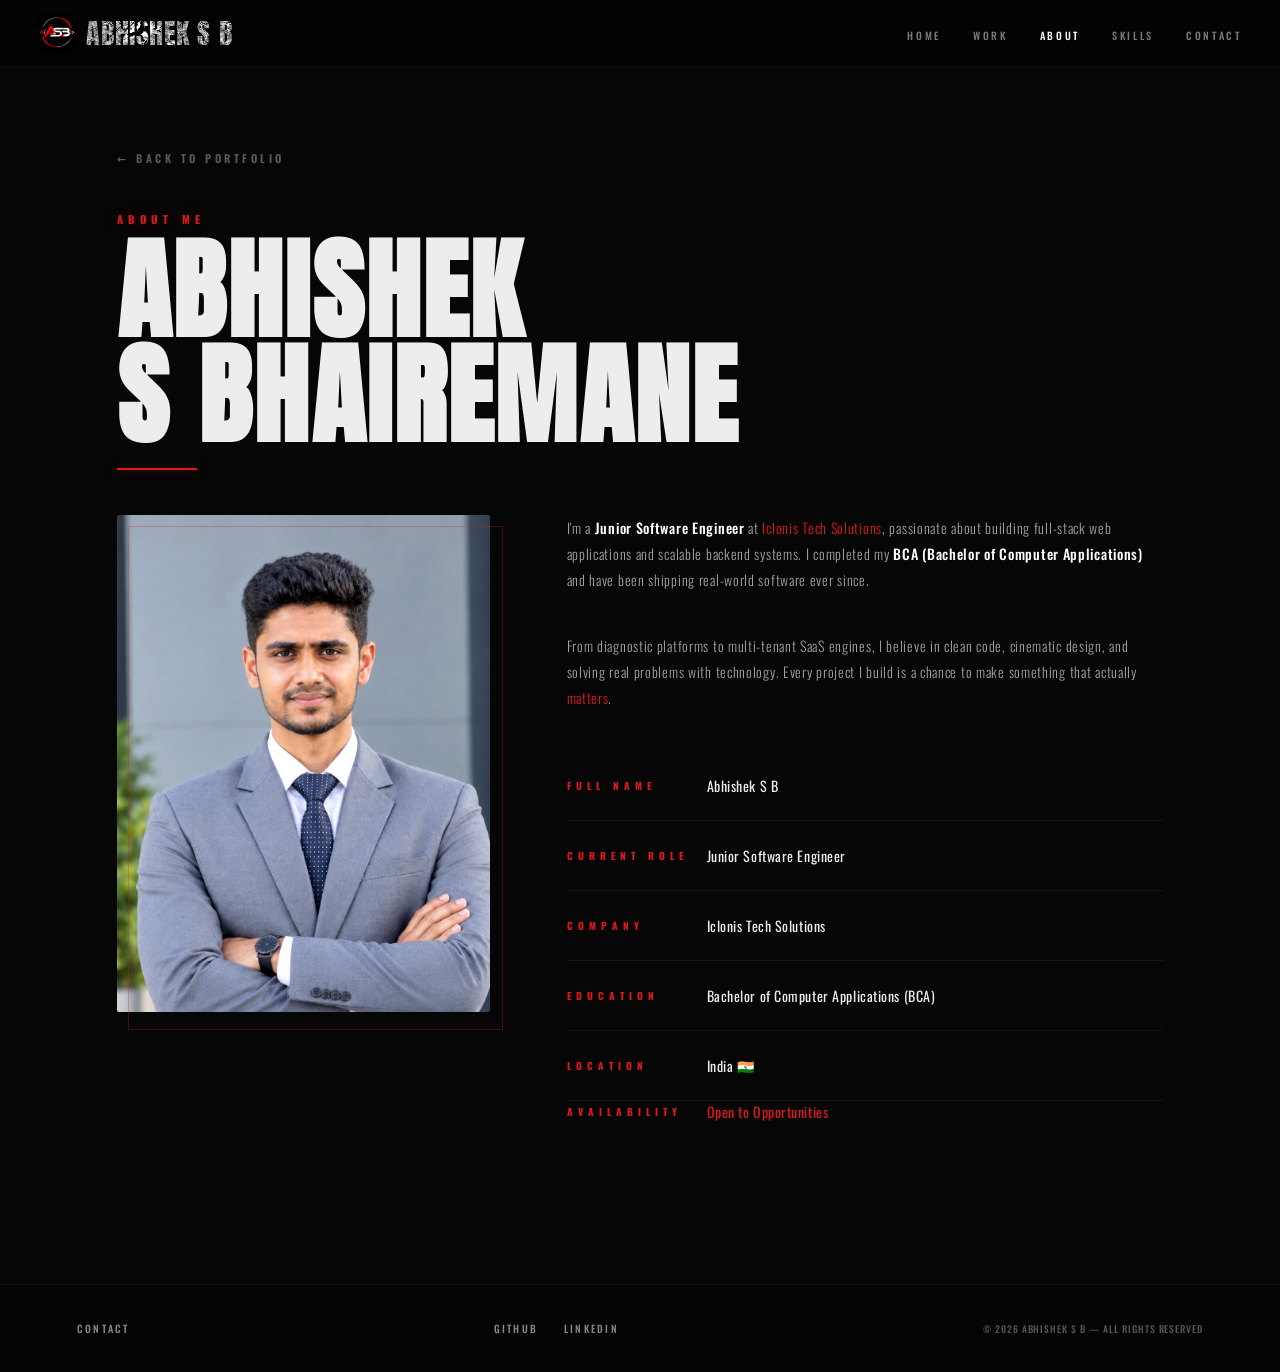
<file: about.html>
<!doctype html>
<html lang="en">

<head>
    <meta charset="utf-8">
    <meta name="viewport" content="width=device-width, initial-scale=1">
    <title>About — Abhishek S B</title>
    <meta name="description" content="About Abhishek S B — Junior Software Engineer at Iclonis Tech Solutions.">
    <link rel="preload" href="public/fonts/anton-400.woff2" as="font" type="font/woff2" crossorigin>
    <link rel="preload" href="public/fonts/oswald-500.woff2" as="font" type="font/woff2" crossorigin>
    <link rel="stylesheet" href="src/styles/app.css">
    <link rel="stylesheet" href="src/styles/secondary.css">
    <link rel="icon" type="image/png" href="public/favicon.png">
</head>

<body>

    <nav class="sp-nav">
        <a class="sp-nav__mark" href="/" style="display:flex; align-items:center; gap:10px;"><img
                src="public/ASB_LOGO.png" alt="ASB Logo"
                style="height: 38px; width: auto; object-fit: contain;">ABHISHEK S B</a>
        <ul class="sp-nav__links">
            <li><a href="/">Home</a></li>
            <li><a href="/work">Work</a></li>
            <li><a href="/about" class="is-active">About</a></li>
            <li><a href="/skills">Skills</a></li>
            <li><a href="/contact">Contact</a></li>
        </ul>
    </nav>

    <!-- Mobile menu -->
    <nav class="menu" id="menu" aria-label="Primary, expanded" hidden>
        <ul>
            <li><a href="/">Home</a></li>
            <li><a href="/work">Work</a></li>
            <li><a href="/about">About</a></li>
            <li><a href="/skills">Skills</a></li>
            <li><a href="/contact">Contact</a></li>
        </ul>
        <p class="menu__tag">••• Welcome to my world •••</p>
    </nav>
    <button class="hdr__burger mobile-secondary-burger" id="burger" aria-expanded="false" aria-controls="hdrNavMobile">
        <span aria-hidden="true"></span><span aria-hidden="true"></span>
        <span class="sr-only">Menu</span>
    </button>


    <div class="pg">
        <a class="pg__back" href="/">← Back to Portfolio</a>
        <p class="pg__tag">About Me</p>
        <h1 class="pg__h1">ABHISHEK<br>S BHAIREMANE</h1>
        <hr class="pg__rule">

        <div class="about-grid">
            <div class="about-photo">
                <img src="public/abhishek_front.png" alt="Abhishek S B — Junior Software Engineer">
            </div>
            <div>
                <p class="about-bio">
                    I'm a <strong>Junior Software Engineer</strong> at <em>Iclonis Tech Solutions</em>,
                    passionate about building full-stack web applications and scalable backend systems.
                    I completed my <strong>BCA (Bachelor of Computer Applications)</strong> and have been
                    shipping real-world software ever since.
                </p>
                <p class="about-bio">
                    From diagnostic platforms to multi-tenant SaaS engines, I believe in clean code,
                    cinematic design, and solving real problems with technology. Every project I build
                    is a chance to make something that actually <em>matters</em>.
                </p>

                <div class="about-info__item">
                    <p class="about-info__label">Full Name</p>
                    <p class="about-info__value">Abhishek S B</p>
                </div>
                <div class="about-info__item">
                    <p class="about-info__label">Current Role</p>
                    <p class="about-info__value">Junior Software Engineer</p>
                </div>
                <div class="about-info__item">
                    <p class="about-info__label">Company</p>
                    <p class="about-info__value">Iclonis Tech Solutions</p>
                </div>
                <div class="about-info__item">
                    <p class="about-info__label">Education</p>
                    <p class="about-info__value">Bachelor of Computer Applications (BCA)</p>
                </div>
                <div class="about-info__item">
                    <p class="about-info__label">Location</p>
                    <p class="about-info__value">India 🇮🇳</p>
                </div>
                <div class="about-info__item" style="border:none;padding:0">
                    <p class="about-info__label">Availability</p>
                    <p class="about-info__value" style="color:#de1b1c">Open to Opportunities</p>
                </div>
            </div>
        </div>
    </div>

    <footer class="sp-footer">
        <a href="/contact">Contact</a>
        <nav class="fin__soc" aria-label="Social">
            <a href="https://github.com/bhairemanea-bit" rel="me" target="_blank">GitHub</a>
            <a href="https://www.linkedin.com/in/abhishek-bhairemane-a8189724a/" rel="me" target="_blank">LinkedIn</a>

        </nav>
        <small class="fin__c">&copy; 2026 Abhishek S B &mdash; All rights reserved</small>
    </footer>

    <style>
        .mobile-secondary-burger {
            position: fixed !important;
            top: 14px !important;
            right: 18px !important;
            z-index: 2000 !important;
        }

        @media (min-width: 900px) {
            .mobile-secondary-burger {
                display: none !important;
            }
        }

        @media (max-width: 900px) {
            .sp-nav__links {
                display: none !important;
            }
        }
    </style>
    <script>
        const root = document.documentElement;
        const burger = document.getElementById('burger');
        const menu = document.getElementById('menu');
        if (menu && burger) {
            menu.querySelectorAll('a').forEach((a, i) => a.style.setProperty('--i', i));
            function setMenu(open) {
                burger.setAttribute('aria-expanded', String(open));
                root.classList.toggle('is-menu', open);
                if (open) menu.hidden = false;
                else setTimeout(() => { if (!root.classList.contains('is-menu')) menu.hidden = true; }, 500);
            }
            burger.addEventListener('click', () => setMenu(burger.getAttribute('aria-expanded') !== 'true'));
            menu.addEventListener('click', (e) => { if (e.target.closest('a')) setMenu(false); });
        }
    </script>

</body>

</html>
</file>
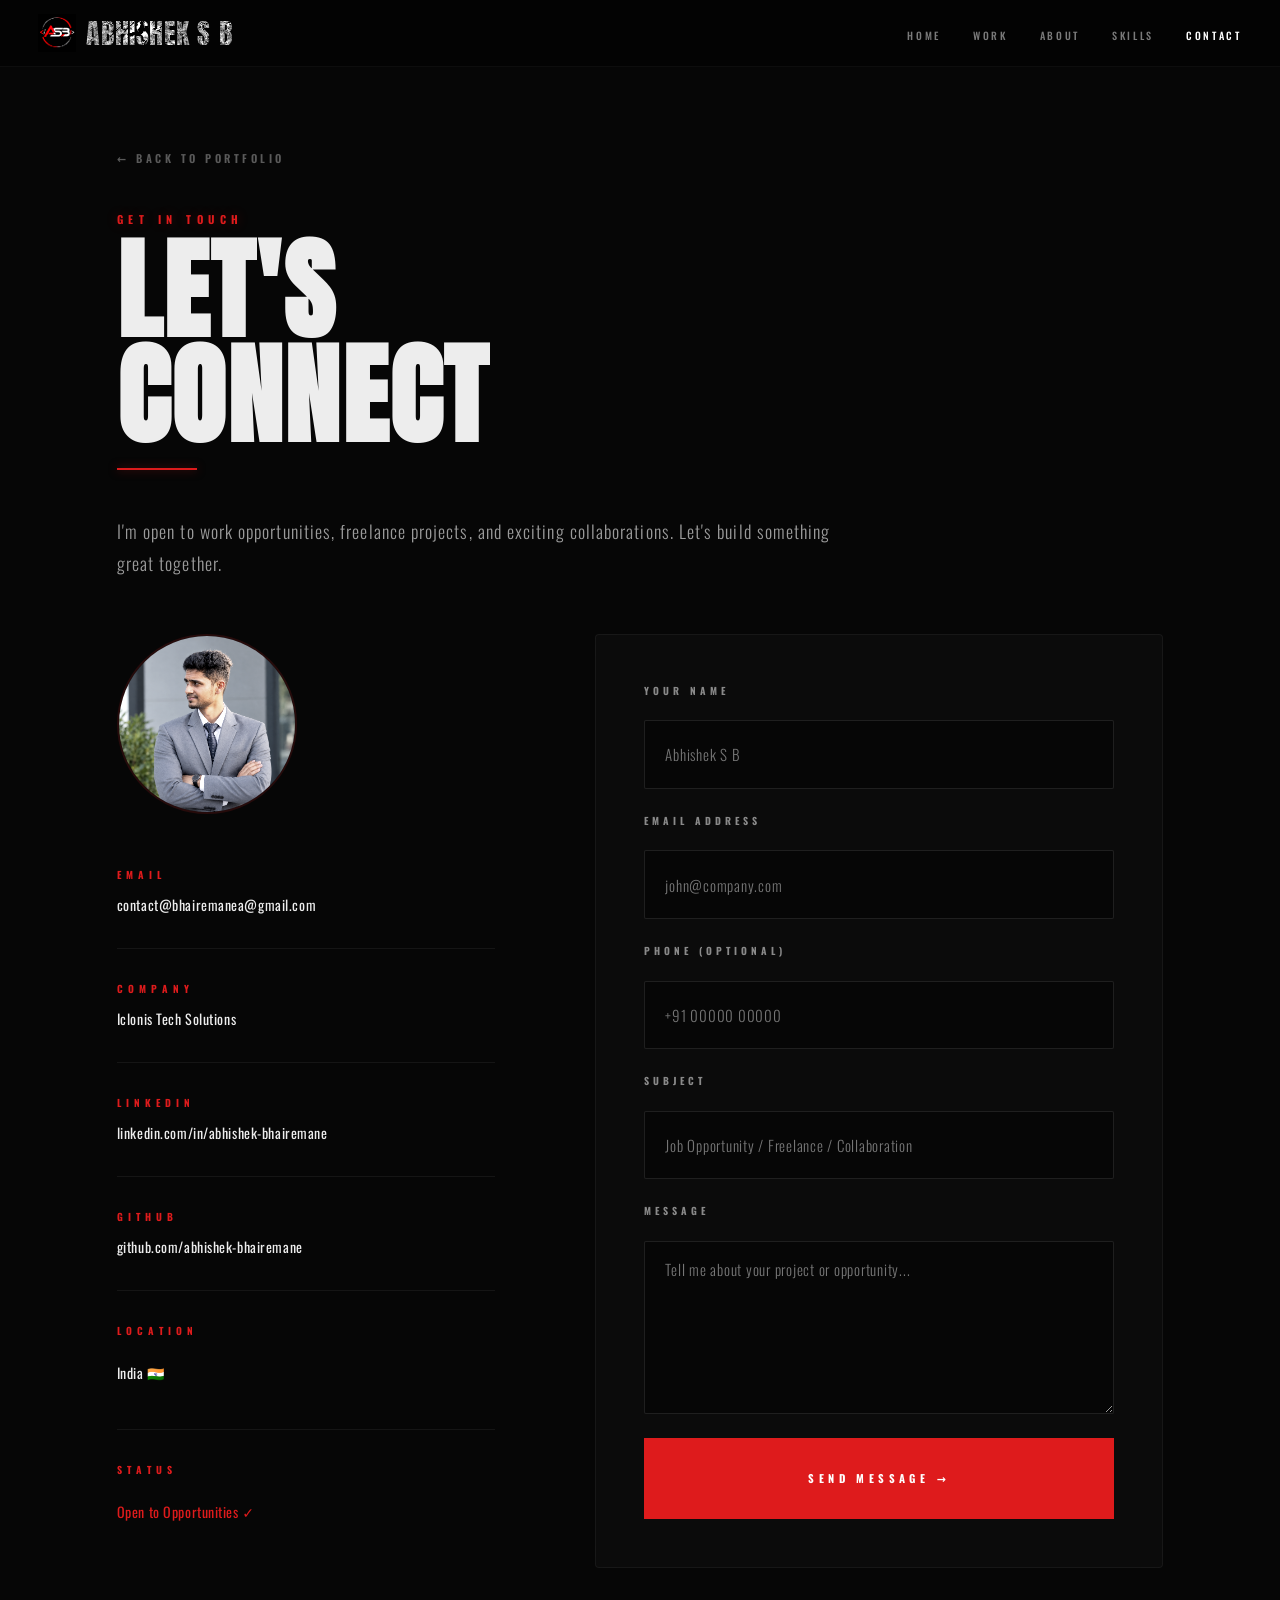
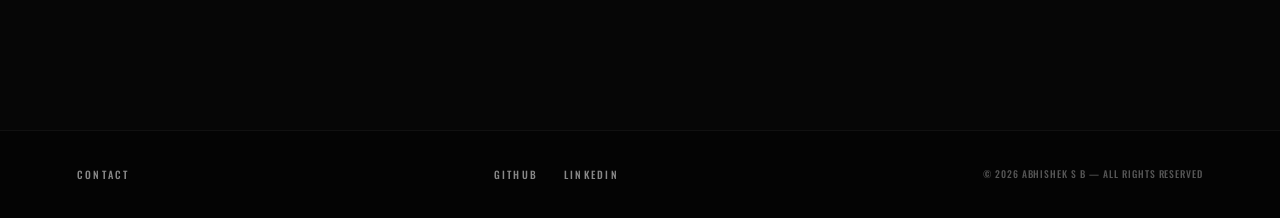
<file: contact.html>
<!doctype html>
<html lang="en">

<head>
    <meta charset="utf-8">
    <meta name="viewport" content="width=device-width, initial-scale=1">
    <title>Contact — Abhishek S B</title>
    <link rel="preload" href="public/fonts/anton-400.woff2" as="font" type="font/woff2" crossorigin>
    <link rel="preload" href="public/fonts/oswald-500.woff2" as="font" type="font/woff2" crossorigin>
    <link rel="stylesheet" href="src/styles/app.css">
    <link rel="stylesheet" href="src/styles/secondary.css">
    <link rel="icon" type="image/png" href="public/favicon.png">
</head>

<body>

    <nav class="sp-nav">
        <a class="sp-nav__mark" href="/" style="display:flex; align-items:center; gap:10px;"><img
                src="public/ASB_LOGO.png" alt="ASB Logo"
                style="height: 38px; width: auto; object-fit: contain;">ABHISHEK S B</a>

        <ul class="sp-nav__links">
            <li><a href="/">Home</a></li>
            <li><a href="/work">Work</a></li>
            <li><a href="/about">About</a></li>
            <li><a href="/skills">Skills</a></li>
            <li><a href="/contact" class="is-active">Contact</a></li>
        </ul>
    </nav>

    <!-- Mobile menu -->
    <nav class="menu" id="menu" aria-label="Primary, expanded" hidden>
        <ul>
            <li><a href="/">Home</a></li>
            <li><a href="/work">Work</a></li>
            <li><a href="/about">About</a></li>
            <li><a href="/skills">Skills</a></li>
            <li><a href="/contact">Contact</a></li>
        </ul>
        <p class="menu__tag">••• Welcome to my world •••</p>
    </nav>
    <button class="hdr__burger mobile-secondary-burger" id="burger" aria-expanded="false" aria-controls="hdrNavMobile">
        <span aria-hidden="true"></span><span aria-hidden="true"></span>
        <span class="sr-only">Menu</span>
    </button>


    <div class="pg">
        <a class="pg__back" href="/">← Back to Portfolio</a>
        <p class="pg__tag">Get In Touch</p>
        <h1 class="pg__h1">LET'S<br>CONNECT</h1>
        <hr class="pg__rule">
        <p class="pg__lead">I'm open to work opportunities, freelance projects, and exciting collaborations. Let's build
            something great together.</p>

        <div class="contact-grid">
            <div>
                <img class="contact-info__photo" src="public/abhishek1.png" Abhishek S B">

                <div class="ci">
                    <p class="ci__label">Email</p>
                    <a class="ci__value" href="mailto:bhairemanea@gmail.com">contact@bhairemanea@gmail.com</a>
                </div>
                <div class="ci">
                    <p class="ci__label">Company</p>
                    <a class="ci__value" href="" target="_blank" rel="noopener">Iclonis Tech
                        Solutions</a>
                </div>
                <div class="ci">
                    <p class="ci__label">LinkedIn</p>
                    <a class="ci__value" href="https://www.linkedin.com/in/abhishek-bhairemane-a8189724a/"
                        target="_blank" rel="noopener">linkedin.com/in/abhishek-bhairemane</a>
                </div>
                <div class="ci">
                    <p class="ci__label">GitHub</p>
                    <a class="ci__value" href="https://github.com/bhairemanea-bit" target="_blank"
                        rel="noopener">github.com/abhishek-bhairemane</a>
                </div>
                <div class="ci">
                    <p class="ci__label">Location</p>
                    <p class="ci__value">India 🇮🇳</p>
                </div>
                <div class="ci" style="border:none;padding:0">
                    <p class="ci__label">Status</p>
                    <p class="ci__value" style="color:#de1b1c">Open to Opportunities ✓</p>
                </div>
            </div>

            <form class="cf" id="contactForm">
                <input type="hidden" name="access_key" value="8d876754-98a0-4a17-97a1-146afea208cf">
                <input type="checkbox" name="botcheck" class="hidden" style="display: none;">
                <input type="hidden" name="subject" value="New Contact Form Submission - Abhishek Portfolio">
                <div class="cf__field">
                    <label class="cf__label" for="c-name">Your Name</label>
                    <input class="cf__input" type="text" id="c-name" name="name" placeholder="Abhishek S B" required>
                </div>
                <div class="cf__field">
                    <label class="cf__label" for="c-email">Email Address</label>
                    <input class="cf__input" type="email" id="c-email" name="email" placeholder="john@company.com"
                        required>
                </div>
                <div class="cf__field">
                    <label class="cf__label" for="c-phone">Phone (Optional)</label>
                    <input class="cf__input" type="tel" id="c-phone" name="phone" placeholder="+91 00000 00000">
                </div>
                <div class="cf__field">
                    <label class="cf__label" for="c-subject">Subject</label>
                    <input class="cf__input" type="text" id="c-subject" name="subject"
                        placeholder="Job Opportunity / Freelance / Collaboration">
                </div>
                <div class="cf__field">
                    <label class="cf__label" for="c-msg">Message</label>
                    <textarea class="cf__textarea" id="c-msg" name="message"
                        placeholder="Tell me about your project or opportunity..." required></textarea>
                </div>
                <button class="cf__btn" type="submit">Send Message →</button>
                <div class="cf__success" id="successMsg">Message Sent Successfully ✓</div>
            </form>
        </div>
    </div>

    <footer class="sp-footer">
        <a href="/contact">Contact</a>
        <nav class="fin__soc" aria-label="Social">
            <a href="https://github.com/bhairemanea-bit" rel="me" target="_blank">GitHub</a>
            <a href="https://www.linkedin.com/in/abhishek-bhairemane-a8189724a/" rel="me" target="_blank">LinkedIn</a>

        </nav>
        <small class="fin__c">&copy; 2026 Abhishek S B &mdash; All rights reserved</small>
    </footer>

    <script>
        document.getElementById('contactForm').addEventListener('submit', function (e) {
            e.preventDefault();
            const btn = this.querySelector('.cf__btn');
            const msg = document.getElementById('successMsg');

            const formData = new FormData(this);
            const object = Object.fromEntries(formData);
            const json = JSON.stringify(object);

            btn.textContent = 'Sending...';
            btn.disabled = true;

            fetch('https://api.web3forms.com/submit', {
                method: 'POST',
                headers: {
                    'Content-Type': 'application/json',
                    'Accept': 'application/json'
                },
                body: json
            })
                .then(async (response) => {
                    if (response.status == 200) {
                        btn.style.display = 'none';
                        msg.textContent = 'Message Sent Successfully ✓';
                        msg.style.display = 'block';
                        this.reset();
                    } else {
                        console.log(response);
                        throw new Error('Failed');
                    }
                })
                .catch(error => {
                    console.log(error);
                    btn.style.display = 'none';
                    msg.textContent = 'Something went wrong. Try again.';
                    msg.style.color = '#de1b1c';
                    msg.style.display = 'block';
                })
                .then(() => {
                    setTimeout(() => {
                        btn.style.display = '';
                        btn.textContent = 'Send Message →';
                        btn.disabled = false;
                        msg.style.display = 'none';
                        msg.style.color = '';
                    }, 4000);
                });
        });
    </script>

    <style>
        .mobile-secondary-burger {
            position: fixed !important;
            top: 14px !important;
            right: 18px !important;
            z-index: 2000 !important;
        }

        @media (min-width: 900px) {
            .mobile-secondary-burger {
                display: none !important;
            }
        }

        @media (max-width: 900px) {
            .sp-nav__links {
                display: none !important;
            }
        }
    </style>
    <script>
        const root = document.documentElement;
        const burger = document.getElementById('burger');
        const menu = document.getElementById('menu');
        if (menu && burger) {
            menu.querySelectorAll('a').forEach((a, i) => a.style.setProperty('--i', i));
            function setMenu(open) {
                burger.setAttribute('aria-expanded', String(open));
                root.classList.toggle('is-menu', open);
                if (open) menu.hidden = false;
                else setTimeout(() => { if (!root.classList.contains('is-menu')) menu.hidden = true; }, 500);
            }
            burger.addEventListener('click', () => setMenu(burger.getAttribute('aria-expanded') !== 'true'));
            menu.addEventListener('click', (e) => { if (e.target.closest('a')) setMenu(false); });
        }
    </script>

</body>

</html>
</file>
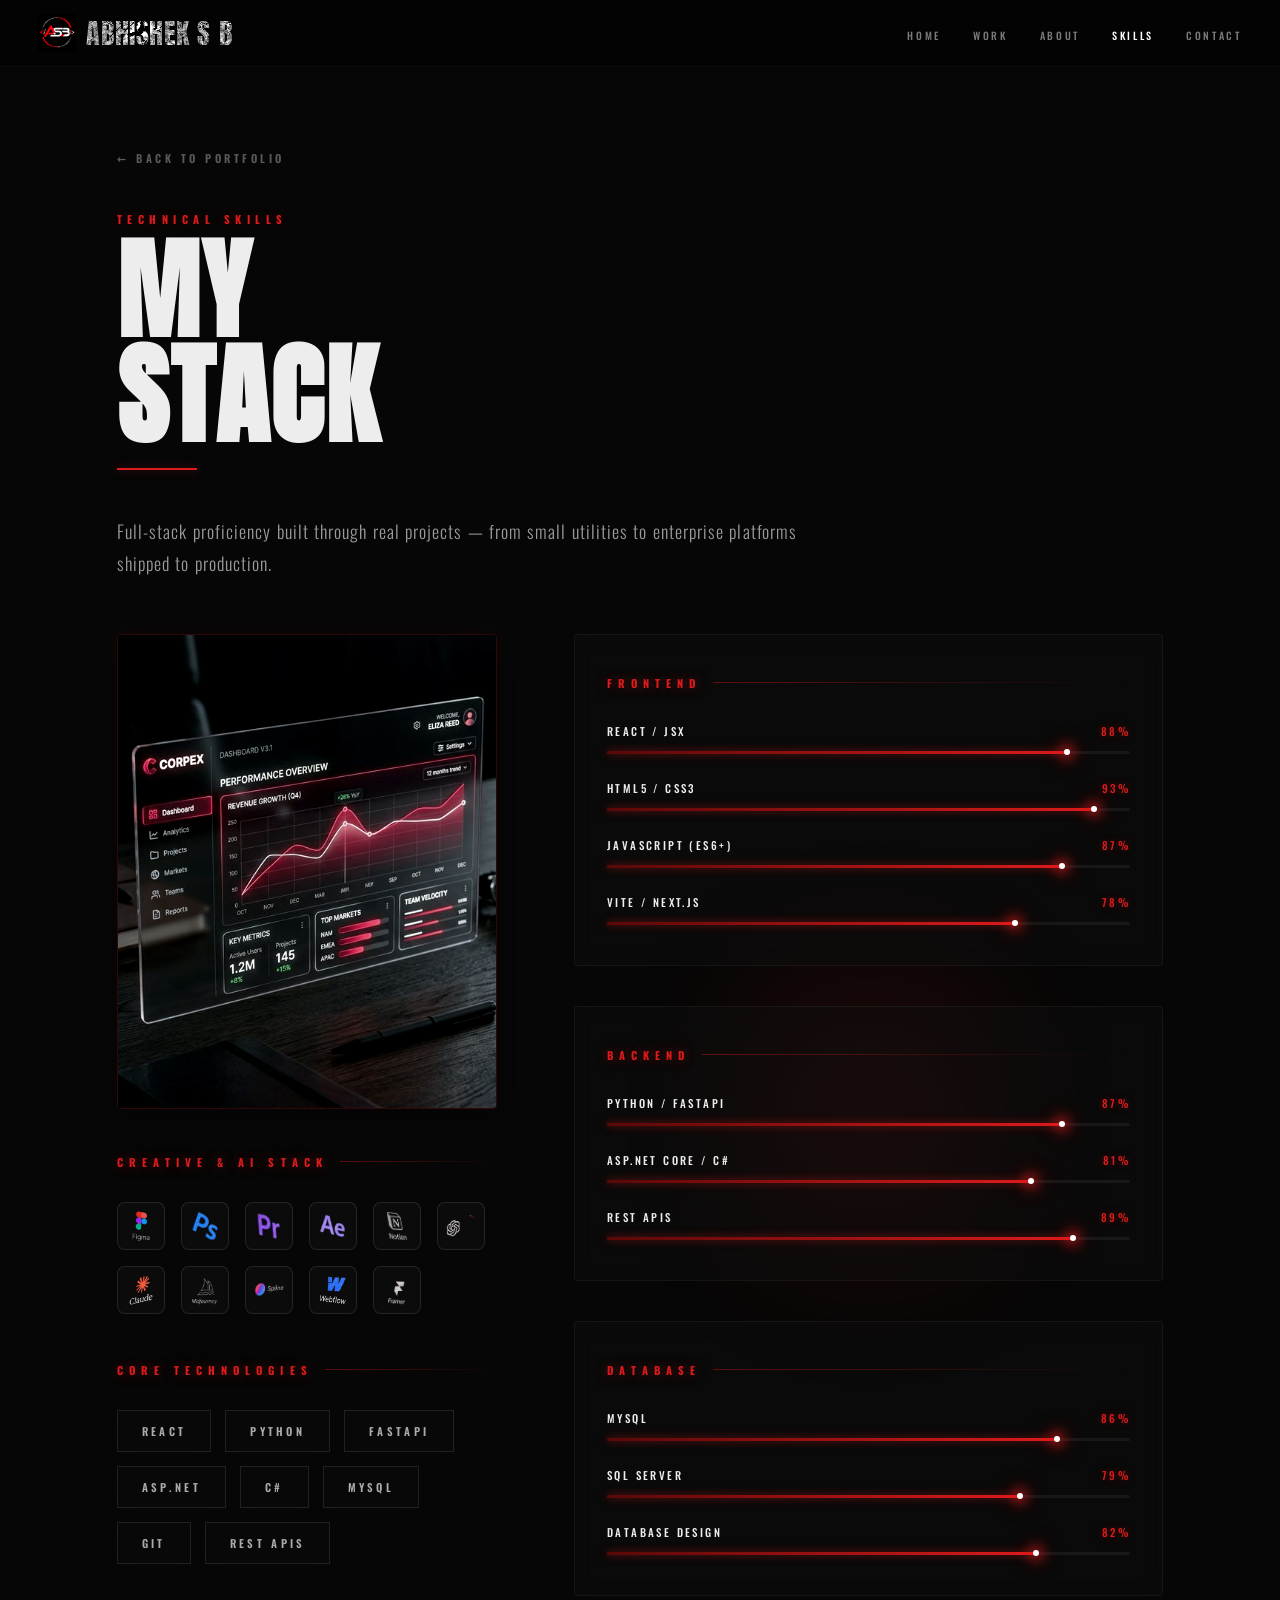
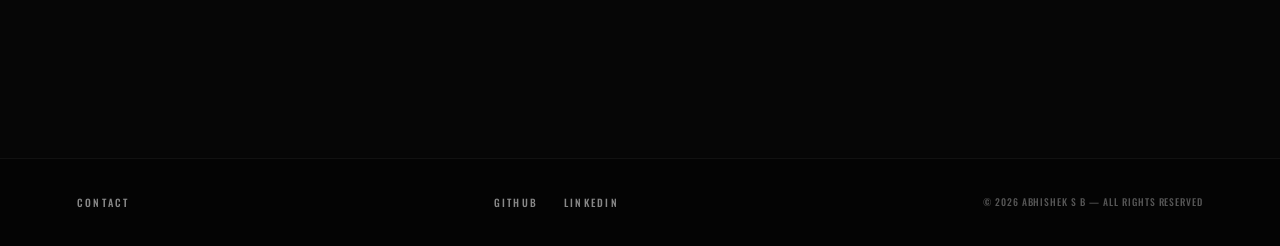
<file: skills.html>
<!doctype html>
<html lang="en">

<head>
    <meta charset="utf-8">
    <meta name="viewport" content="width=device-width, initial-scale=1">
    <title>Skills — Abhishek S B</title>
    <link rel="preload" href="public/fonts/anton-400.woff2" as="font" type="font/woff2" crossorigin>
    <link rel="preload" href="public/fonts/oswald-500.woff2" as="font" type="font/woff2" crossorigin>
    <link rel="stylesheet" href="src/styles/app.css">
    <link rel="stylesheet" href="src/styles/secondary.css">
    <link rel="icon" type="image/png" href="public/favicon.png">
</head>

<body>

    <nav class="sp-nav">
        <a class="sp-nav__mark" href="/" style="display:flex; align-items:center; gap:10px;"><img
                src="public/ASB_LOGO.png" alt="ASB Logo"
                style="height: 38px; width: auto; object-fit: contain;">ABHISHEK S B</a>
        <ul class="sp-nav__links">
            <li><a href="/">Home</a></li>
            <li><a href="/work">Work</a></li>
            <li><a href="/about">About</a></li>
            <li><a href="/skills" class="is-active">Skills</a></li>
            <li><a href="/contact">Contact</a></li>
        </ul>
    </nav>

    <!-- Mobile menu -->
    <nav class="menu" id="menu" aria-label="Primary, expanded" hidden>
        <ul>
            <li><a href="/">Home</a></li>
            <li><a href="/work">Work</a></li>
            <li><a href="/about">About</a></li>
            <li><a href="/skills">Skills</a></li>
            <li><a href="/contact">Contact</a></li>
        </ul>
        <p class="menu__tag">••• Welcome to my world •••</p>
    </nav>
    <button class="hdr__burger mobile-secondary-burger" id="burger" aria-expanded="false" aria-controls="hdrNavMobile">
        <span aria-hidden="true"></span><span aria-hidden="true"></span>
        <span class="sr-only">Menu</span>
    </button>


    <div class="pg">
        <a class="pg__back" href="/">← Back to Portfolio</a>
        <p class="pg__tag">Technical Skills</p>
        <h1 class="pg__h1">MY<br>STACK</h1>
        <hr class="pg__rule">
        <p class="pg__lead">Full-stack proficiency built through real projects — from small utilities to enterprise
            platforms shipped to production.</p>

        <div class="skills-master-grid">
            <div class="skills-left-col">
                <img class="skills-hero-img" src="public/projects/iclonis_tech.png" alt="Premium Developer Dashboard">

                <div class="tools-section" style="margin-top: 0;">
                    <p class="skill-group__title">Creative & AI Stack</p>
                    <div class="skills-icon-grid">
                        <img class="skills-icon" src="public/tools/figma.png" alt="Figma">
                        <img class="skills-icon" src="public/tools/photoshop.png" alt="Photoshop">
                        <img class="skills-icon" src="public/tools/premiere.png" alt="Premiere">
                        <img class="skills-icon" src="public/tools/aftereffects.png" alt="After Effects">
                        <img class="skills-icon" src="public/tools/notion.png" alt="Notion">
                        <img class="skills-icon" src="public/tools/chatgpt.png" alt="ChatGPT">
                        <img class="skills-icon" src="public/tools/claude.png" alt="Claude">
                        <img class="skills-icon" src="public/tools/midjourney.png" alt="Midjourney">
                        <img class="skills-icon" src="public/tools/spline.png" alt="Spline">
                        <img class="skills-icon" src="public/tools/webflow.png" alt="Webflow">
                        <img class="skills-icon" src="public/tools/framer.png" alt="Framer">
                    </div>
                </div>

                <div class="tools-section" style="margin-top: 48px;">
                    <p class="skill-group__title">Core Technologies</p>
                    <div class="tools-grid" style="margin-top: 16px;">
                        <span class="tool-chip">React</span><span class="tool-chip">Python</span>
                        <span class="tool-chip">FastAPI</span><span class="tool-chip">ASP.NET</span>
                        <span class="tool-chip">C#</span><span class="tool-chip">MySQL</span>
                        <span class="tool-chip">Git</span><span class="tool-chip">REST APIs</span>
                    </div>
                </div>
            </div>

            <div class="skills-layout-grid" style="grid-template-columns: 1fr; gap: 40px; margin-top: 0; z-index: 2;">
                <!-- Frontend -->
                <div class="skill-card">
                    <p class="skill-group__title">Frontend</p>
                    <div class="skill-bar">
                        <div class="skill-bar__name"><span>React / JSX</span><span class="skill-bar__pct">88%</span>
                        </div>
                        <div class="skill-bar__track">
                            <div class="skill-bar__fill" style="width:88%"></div>
                        </div>
                    </div>
                    <div class="skill-bar">
                        <div class="skill-bar__name"><span>HTML5 / CSS3</span><span class="skill-bar__pct">93%</span>
                        </div>
                        <div class="skill-bar__track">
                            <div class="skill-bar__fill" style="width:93%"></div>
                        </div>
                    </div>
                    <div class="skill-bar">
                        <div class="skill-bar__name"><span>JavaScript (ES6+)</span><span
                                class="skill-bar__pct">87%</span></div>
                        <div class="skill-bar__track">
                            <div class="skill-bar__fill" style="width:87%"></div>
                        </div>
                    </div>
                    <div class="skill-bar">
                        <div class="skill-bar__name"><span>Vite / Next.js</span><span class="skill-bar__pct">78%</span>
                        </div>
                        <div class="skill-bar__track">
                            <div class="skill-bar__fill" style="width:78%"></div>
                        </div>
                    </div>
                </div>

                <!-- Backend -->
                <div class="skill-card">
                    <p class="skill-group__title">Backend</p>
                    <div class="skill-bar">
                        <div class="skill-bar__name"><span>Python / FastAPI</span><span
                                class="skill-bar__pct">87%</span></div>
                        <div class="skill-bar__track">
                            <div class="skill-bar__fill" style="width:87%"></div>
                        </div>
                    </div>
                    <div class="skill-bar">
                        <div class="skill-bar__name"><span>ASP.NET Core / C#</span><span
                                class="skill-bar__pct">81%</span></div>
                        <div class="skill-bar__track">
                            <div class="skill-bar__fill" style="width:81%"></div>
                        </div>
                    </div>
                    <div class="skill-bar">
                        <div class="skill-bar__name"><span>REST APIs</span><span class="skill-bar__pct">89%</span></div>
                        <div class="skill-bar__track">
                            <div class="skill-bar__fill" style="width:89%"></div>
                        </div>
                    </div>
                </div>

                <!-- Database & Tools -->
                <div class="skill-card">
                    <p class="skill-group__title">Database</p>
                    <div class="skill-bar">
                        <div class="skill-bar__name"><span>MySQL</span><span class="skill-bar__pct">86%</span></div>
                        <div class="skill-bar__track">
                            <div class="skill-bar__fill" style="width:86%"></div>
                        </div>
                    </div>
                    <div class="skill-bar">
                        <div class="skill-bar__name"><span>SQL Server</span><span class="skill-bar__pct">79%</span>
                        </div>
                        <div class="skill-bar__track">
                            <div class="skill-bar__fill" style="width:79%"></div>
                        </div>
                    </div>
                    <div class="skill-bar">
                        <div class="skill-bar__name"><span>Database Design</span><span class="skill-bar__pct">82%</span>
                        </div>
                        <div class="skill-bar__track">
                            <div class="skill-bar__fill" style="width:82%"></div>
                        </div>
                    </div>
                </div>
            </div>
        </div>
    </div>

    <footer class="sp-footer">
        <a href="/contact">Contact</a>
        <nav class="fin__soc" aria-label="Social">
            <a href="https://github.com/bhairemanea-bit" rel="me" target="_blank">GitHub</a>
            <a href="https://www.linkedin.com/in/abhishek-bhairemane-a8189724a/" rel="me" target="_blank">LinkedIn</a>
        </nav>
        <small class="fin__c">&copy; 2026 Abhishek S B &mdash; All rights reserved</small>
    </footer>

    <script>
        // Animate skill bars and tool chips when visible
        const fills = document.querySelectorAll('.skill-bar__fill');
        const chips = document.querySelectorAll('.tool-chip');

        const io = new IntersectionObserver((entries) => {
            entries.forEach(e => {
                if (e.isIntersecting) e.target.classList.add('animated');
            });
        }, { threshold: 0.2 });

        fills.forEach((f, i) => {
            f.style.transitionDelay = (i * 0.06) + 's';
            io.observe(f);
        });

        chips.forEach((c, i) => {
            c.style.animationDelay = (i * 0.04) + 's';
            io.observe(c);
        });
    </script>

    <style>
        .mobile-secondary-burger {
            position: fixed !important;
            top: 14px !important;
            right: 18px !important;
            z-index: 2000 !important;
        }

        @media (min-width: 900px) {
            .mobile-secondary-burger {
                display: none !important;
            }
        }

        @media (max-width: 900px) {
            .sp-nav__links {
                display: none !important;
            }
        }
    </style>
    <script>
        const root = document.documentElement;
        const burger = document.getElementById('burger');
        const menu = document.getElementById('menu');
        if (menu && burger) {
            menu.querySelectorAll('a').forEach((a, i) => a.style.setProperty('--i', i));
            function setMenu(open) {
                burger.setAttribute('aria-expanded', String(open));
                root.classList.toggle('is-menu', open);
                if (open) menu.hidden = false;
                else setTimeout(() => { if (!root.classList.contains('is-menu')) menu.hidden = true; }, 500);
            }
            burger.addEventListener('click', () => setMenu(burger.getAttribute('aria-expanded') !== 'true'));
            menu.addEventListener('click', (e) => { if (e.target.closest('a')) setMenu(false); });
        }
    </script>

</body>

</html>
</file>
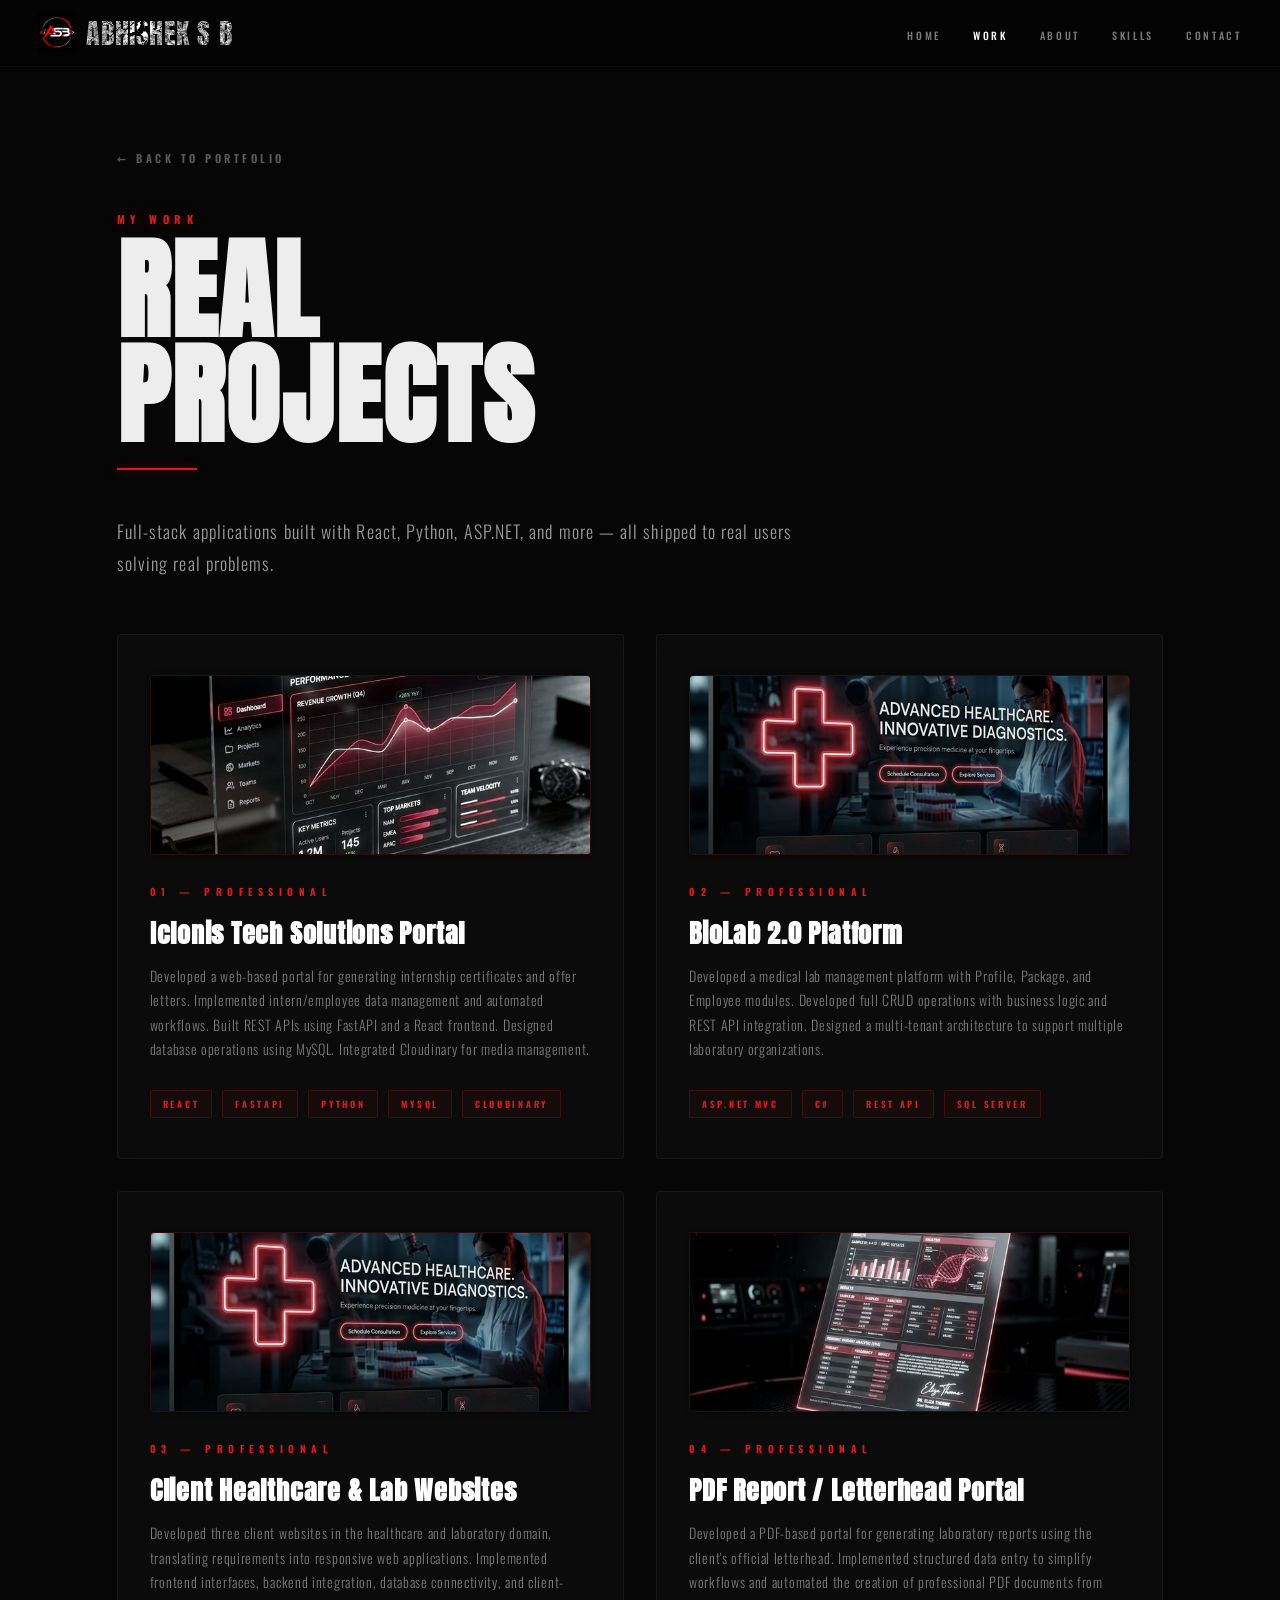
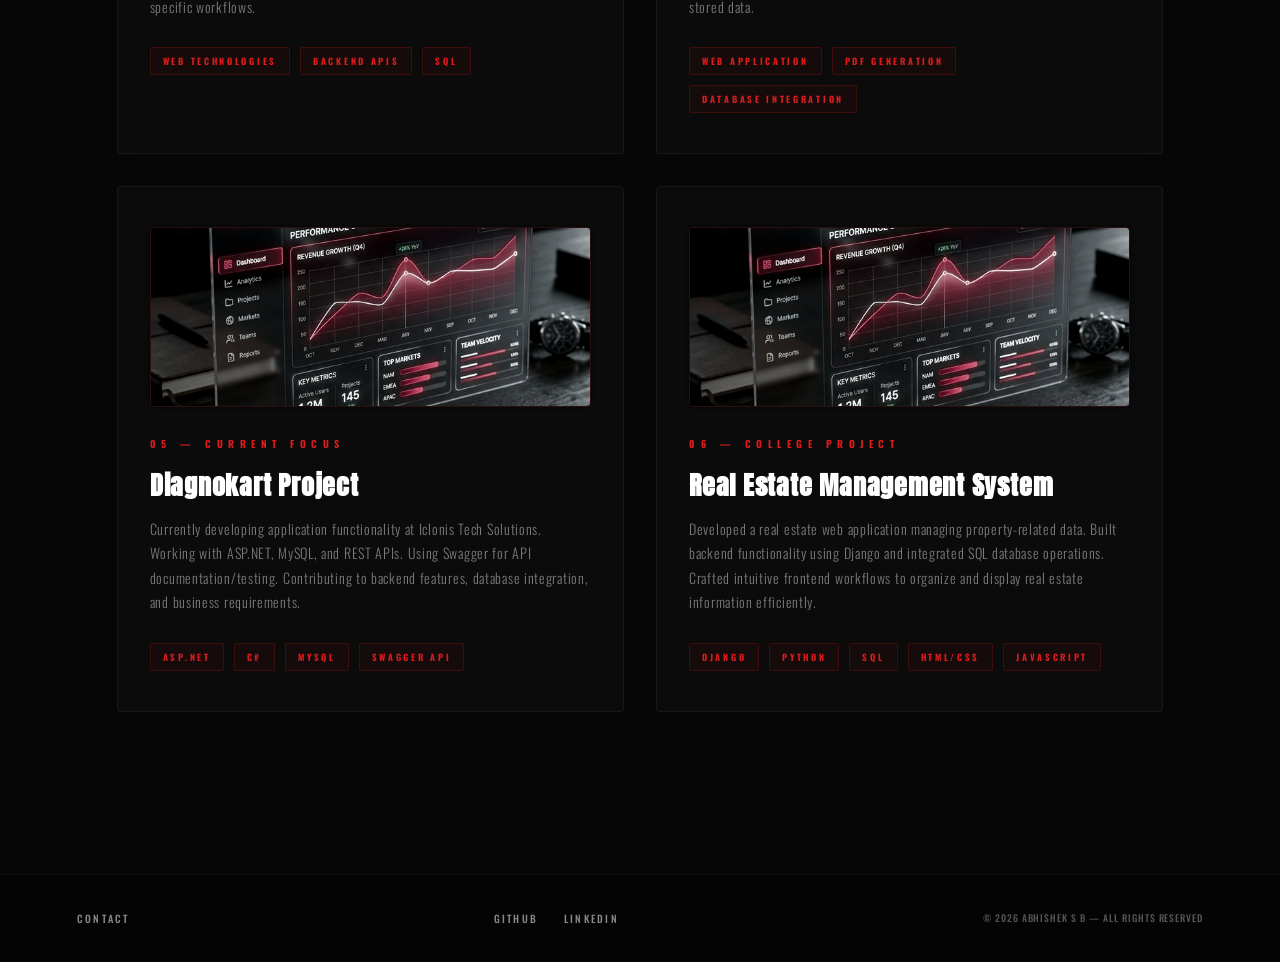
<file: work.html>
<!doctype html>
<html lang="en">

<head>
    <meta charset="utf-8">
    <meta name="viewport" content="width=device-width, initial-scale=1">
    <title>Work — Abhishek S B</title>
    <link rel="preload" href="public/fonts/anton-400.woff2" as="font" type="font/woff2" crossorigin>
    <link rel="preload" href="public/fonts/oswald-500.woff2" as="font" type="font/woff2" crossorigin>
    <link rel="stylesheet" href="src/styles/app.css">
    <link rel="stylesheet" href="src/styles/secondary.css">
    <link rel="icon" type="image/png" href="public/favicon.png">
</head>

<body>

    <nav class="sp-nav">
        <a class="sp-nav__mark" href="/" style="display:flex; align-items:center; gap:10px;"><img
                src="public/ASB_LOGO.png" alt="ASB Logo"
                style="height: 38px; width: auto; object-fit: contain;">ABHISHEK S B</a>
        <ul class="sp-nav__links">
            <li><a href="/">Home</a></li>
            <li><a href="/work" class="is-active">Work</a></li>
            <li><a href="/about">About</a></li>
            <li><a href="/skills">Skills</a></li>
            <li><a href="/contact">Contact</a></li>
        </ul>
    </nav>

    <!-- Mobile menu -->
    <nav class="menu" id="menu" aria-label="Primary, expanded" hidden>
        <ul>
            <li><a href="/">Home</a></li>
            <li><a href="/work">Work</a></li>
            <li><a href="/about">About</a></li>
            <li><a href="/skills">Skills</a></li>
            <li><a href="/contact">Contact</a></li>
        </ul>
        <p class="menu__tag">••• Welcome to my world •••</p>
    </nav>
    <button class="hdr__burger mobile-secondary-burger" id="burger" aria-expanded="false" aria-controls="hdrNavMobile">
        <span aria-hidden="true"></span><span aria-hidden="true"></span>
        <span class="sr-only">Menu</span>
    </button>


    <div class="pg">
        <a class="pg__back" href="/">← Back to Portfolio</a>
        <p class="pg__tag">My Work</p>
        <h1 class="pg__h1">REAL<br>PROJECTS</h1>
        <hr class="pg__rule">
        <p class="pg__lead">Full-stack applications built with React, Python, ASP.NET, and more — all shipped to real
            users solving real problems.</p>

        <div class="work-grid">
            <div class="work-card">
                <img class="work-card__img" src="public/projects/iclonis_tech.png" alt="Iclonis Tech Solutions Portal">
                <p class="work-card__num">01 — Professional</p>
                <h2 class="work-card__title">Iclonis Tech Solutions Portal</h2>
                <p class="work-card__desc">Developed a web-based portal for generating internship certificates and offer
                    letters. Implemented intern/employee data management and automated workflows. Built REST APIs using
                    FastAPI and a React frontend. Designed database operations using MySQL. Integrated Cloudinary for
                    media management.</p>
                <div class="work-card__tags">
                    <span class="work-card__tag">React</span>
                    <span class="work-card__tag">FastAPI</span>
                    <span class="work-card__tag">Python</span>
                    <span class="work-card__tag">MySQL</span>
                    <span class="work-card__tag">Cloudinary</span>
                </div>
            </div>

            <div class="work-card">
                <img class="work-card__img" src="public/projects/healthcare.png" alt="BioLab 2.0 Platform">
                <p class="work-card__num">02 — Professional</p>
                <h2 class="work-card__title">BioLab 2.0 Platform</h2>
                <p class="work-card__desc">Developed a medical lab management platform with Profile, Package, and
                    Employee modules. Developed full CRUD operations with business logic and REST API integration.
                    Designed a multi-tenant architecture to support multiple laboratory organizations.</p>
                <div class="work-card__tags">
                    <span class="work-card__tag">ASP.NET MVC</span>
                    <span class="work-card__tag">C#</span>
                    <span class="work-card__tag">REST API</span>
                    <span class="work-card__tag">SQL Server</span>
                </div>
            </div>

            <div class="work-card">
                <img class="work-card__img" src="public/projects/healthcare.png" alt="Client Healthcare & Lab Websites">
                <p class="work-card__num">03 — Professional</p>
                <h2 class="work-card__title">Client Healthcare & Lab Websites</h2>
                <p class="work-card__desc">Developed three client websites in the healthcare and laboratory domain,
                    translating requirements into responsive web applications. Implemented frontend interfaces, backend
                    integration, database connectivity, and client-specific workflows.</p>
                <div class="work-card__tags">
                    <span class="work-card__tag">Web Technologies</span>
                    <span class="work-card__tag">Backend APIs</span>
                    <span class="work-card__tag">SQL</span>
                </div>
            </div>

            <div class="work-card">
                <img class="work-card__img" src="public/projects/pdf_report.png" alt="PDF Report / Letterhead Portal">
                <p class="work-card__num">04 — Professional</p>
                <h2 class="work-card__title">PDF Report / Letterhead Portal</h2>
                <p class="work-card__desc">Developed a PDF-based portal for generating laboratory reports using the
                    client's official letterhead. Implemented structured data entry to simplify workflows and automated
                    the creation of professional PDF documents from stored data.</p>
                <div class="work-card__tags">
                    <span class="work-card__tag">Web Application</span>
                    <span class="work-card__tag">PDF Generation</span>
                    <span class="work-card__tag">Database Integration</span>
                </div>
            </div>

            <div class="work-card">
                <img class="work-card__img" src="public/projects/iclonis_tech.png" alt="Diagnokart Project">
                <p class="work-card__num">05 — Current Focus</p>
                <h2 class="work-card__title">Diagnokart Project</h2>
                <p class="work-card__desc">Currently developing application functionality at Iclonis Tech Solutions.
                    Working with ASP.NET, MySQL, and REST APIs. Using Swagger for API documentation/testing.
                    Contributing to backend features, database integration, and business requirements.</p>
                <div class="work-card__tags">
                    <span class="work-card__tag">ASP.NET</span>
                    <span class="work-card__tag">C#</span>
                    <span class="work-card__tag">MySQL</span>
                    <span class="work-card__tag">Swagger API</span>
                </div>
            </div>

            <div class="work-card">
                <img class="work-card__img" src="public/projects/iclonis_tech.png" alt="Real Estate Management System">
                <p class="work-card__num">06 — College Project</p>
                <h2 class="work-card__title">Real Estate Management System</h2>
                <p class="work-card__desc">Developed a real estate web application managing property-related data. Built
                    backend functionality using Django and integrated SQL database operations. Crafted intuitive
                    frontend workflows to organize and display real estate information efficiently.</p>
                <div class="work-card__tags">
                    <span class="work-card__tag">Django</span>
                    <span class="work-card__tag">Python</span>
                    <span class="work-card__tag">SQL</span>
                    <span class="work-card__tag">HTML/CSS</span>
                    <span class="work-card__tag">JavaScript</span>
                </div>
            </div>
        </div>
    </div>

    <footer class="sp-footer">
        <a href="/contact">Contact</a>
        <nav class="fin__soc" aria-label="Social">
            <a href="https://github.com/bhairemanea-bit" rel="me" target="_blank">GitHub</a>
            <a href="https://www.linkedin.com/in/abhishek-bhairemane-a8189724a/" rel="me" target="_blank">LinkedIn</a>

        </nav>
        <small class="fin__c">&copy; 2026 Abhishek S B &mdash; All rights reserved</small>
    </footer>

    <style>
        .mobile-secondary-burger {
            position: fixed !important;
            top: 14px !important;
            right: 18px !important;
            z-index: 2000 !important;
        }

        @media (min-width: 900px) {
            .mobile-secondary-burger {
                display: none !important;
            }
        }

        @media (max-width: 900px) {
            .sp-nav__links {
                display: none !important;
            }
        }
    </style>
    <script>
        const root = document.documentElement;
        const burger = document.getElementById('burger');
        const menu = document.getElementById('menu');
        if (menu && burger) {
            menu.querySelectorAll('a').forEach((a, i) => a.style.setProperty('--i', i));
            function setMenu(open) {
                burger.setAttribute('aria-expanded', String(open));
                root.classList.toggle('is-menu', open);
                if (open) menu.hidden = false;
                else setTimeout(() => { if (!root.classList.contains('is-menu')) menu.hidden = true; }, 500);
            }
            burger.addEventListener('click', () => setMenu(burger.getAttribute('aria-expanded') !== 'true'));
            menu.addEventListener('click', (e) => { if (e.target.closest('a')) setMenu(false); });
        }
    </script>

</body>

</html>
</file>
<file: src/styles/app.css>
/* ==========================================================================
   ABHISHEK S B — hero
   The artwork itself (background, wordmark, the three people) is drawn on the
   WebGL canvas. Everything in this file is the furniture layered over it:
   header, welcome strip, chips, arrows, dot grids.
   ========================================================================== */

@font-face {
  font-family: 'Anton';
  src: url('../../public/fonts/anton-400.woff2') format('woff2');
  font-weight: 400;
  font-style: normal;
  font-display: block;
}

@font-face {
  font-family: 'Oswald';
  src: url('../../public/fonts/oswald-300.woff2') format('woff2');
  font-weight: 300;
  font-style: normal;
  font-display: swap;
}

@font-face {
  font-family: 'Oswald';
  src: url('../../public/fonts/oswald-400.woff2') format('woff2');
  font-weight: 400;
  font-style: normal;
  font-display: swap;
}

@font-face {
  font-family: 'Oswald';
  src: url('../../public/fonts/oswald-500.woff2') format('woff2');
  font-weight: 500;
  font-style: normal;
  font-display: swap;
}

@font-face {
  font-family: 'Oswald';
  src: url('../../public/fonts/oswald-600.woff2') format('woff2');
  font-weight: 600;
  font-style: normal;
  font-display: swap;
}

@font-face {
  font-family: 'Oswald';
  src: url('../../public/fonts/oswald-700.woff2') format('woff2');
  font-weight: 700;
  font-style: normal;
  font-display: swap;
}

:root {
  --ink: #de1b1c;
  --ink-hot: #ff2a2b;
  --paper: #ededed;
  --black: #000;
  --dim: #8a8a8a;
  --dimmer: #4e4e4e;

  --ui: 'Oswald', 'Arial Narrow', system-ui, sans-serif;
  --disp: 'Anton', 'Arial Narrow', Impact, sans-serif;

  /* the header height also sets the hero's top breathing room */
  --hdr-h: clamp(56px, 7.4vh, 82px);
  --edge: clamp(14px, 1.55vw, 26px);

  --ease-out: cubic-bezier(.16, 1, .3, 1);
  --ease-in-out: cubic-bezier(.76, 0, .24, 1);
}

*,
*::before,
*::after {
  box-sizing: border-box;
}

html,
body {
  margin: 0;
  min-height: 100%;
  background: #000;
  color: var(--paper);
  scroll-behavior: smooth;
  font-family: var(--ui);
  /* the document scrolls now that more scenes follow the hero; sideways
     overflow is CLIPPED, not hidden - overflow-x:hidden promotes body to a
     scroll container, which silently breaks every position:sticky pin in the
     scenes below (the canvas scrolls away and leaves bare background) */
  overflow-x: clip;
  -webkit-font-smoothing: antialiased;
  text-rendering: optimizeLegibility;
}

/* nothing may paint before the sequence is ready to start on true black */
html.is-booting .furniture,
html.is-booting .hdr {
  opacity: 0;
}

.sr-only {
  position: absolute;
  width: 1px;
  height: 1px;
  padding: 0;
  margin: -1px;
  overflow: hidden;
  clip: rect(0 0 0 0);
  white-space: nowrap;
  border: 0;
}

.stage-wrap {
  position: fixed;
  inset: 0;
  overflow: hidden;
  background: #000;
  z-index: 1;
}

#stage {
  position: absolute;
  inset: 0;
  width: 100%;
  height: 100%;
  display: block;
}

/* ==========================================================================
   Header
   ========================================================================== */

.hdr {
  position: absolute;
  top: 0;
  left: 0;
  right: 0;
  height: var(--hdr-h);
  display: flex;
  align-items: center;
  gap: clamp(12px, 1.6vw, 26px);
  padding: 0 var(--edge);
  z-index: 20;
  pointer-events: none;
}

.hdr>* {
  pointer-events: auto;
}

.hdr__rule {
  position: absolute;
  left: 0;
  right: 0;
  top: 0;
  width: 100%;
  height: 100%;
  color: #6d6d6d;
  pointer-events: none;
  overflow: visible;
}

.hdr__rule polyline {
  stroke-dasharray: var(--len, 2000);
  stroke-dashoffset: var(--len, 2000);
}

.is-header .hdr__rule polyline {
  transition: stroke-dashoffset 1.15s var(--ease-out);
  stroke-dashoffset: 0;
}

.hdr__mark {
  text-decoration: none;
  line-height: 1;
  flex: 0 0 auto;
}

.mark-word {
  display: block;
  font-family: var(--disp);
  font-size: clamp(20px, 2.05vw, 34px);
  letter-spacing: .012em;
  /* the same distressed surface as the big wordmark, so the two agree.
     NB the red must be a background-color: with background-clip:text the
     text fill is transparent, so `color` alone paints nothing and the mark
     comes out as bare grey texture. */
  background-color: var(--ink);
  background-image: url('../../public/tex/grunge.png');
  background-size: 260px;
  background-blend-mode: multiply;
  -webkit-background-clip: text;
  background-clip: text;
  -webkit-text-fill-color: transparent;
  filter: saturate(1.35) contrast(1.16) brightness(1.18);
}

.hdr__div {
  width: 1px;
  height: 42%;
  background: #3a3a3a;
  flex: 0 0 auto;
}

.hdr__roles {
  margin: 0;
  display: grid;
  gap: 1px;
  font-size: clamp(7.5px, .61vw, 9.5px);
  font-weight: 400;
  letter-spacing: .34em;
  text-transform: uppercase;
  color: var(--dim);
  line-height: 1.42;
  flex: 0 0 auto;
}

.hdr__nav {
  margin-inline: auto;
}

.hdr__nav ul {
  display: flex;
  gap: clamp(16px, 2.4vw, 44px);
  list-style: none;
  margin: 0;
  padding: 0;
}

.hdr__nav a {
  position: relative;
  display: block;
  padding: 6px 0;
  font-size: clamp(9px, .72vw, 11.5px);
  font-weight: 500;
  letter-spacing: .26em;
  text-transform: uppercase;
  text-decoration: none;
  color: var(--dim);
  transition: color .38s var(--ease-out);
}

.hdr__nav a::after {
  /* the red dot under the active item */
  content: '';
  position: absolute;
  left: 50%;
  bottom: -3px;
  width: 4px;
  height: 4px;
  margin-left: -2px;
  border-radius: 50%;
  background: var(--ink);
  transform: scale(0);
  transition: transform .42s var(--ease-out);
}

.hdr__nav a:hover,
.hdr__nav a:focus-visible {
  color: var(--paper);
}

.hdr__nav a.is-active {
  color: var(--paper);
}

.hdr__nav a.is-active::after,
.hdr__nav a:hover::after {
  transform: scale(1);
}

.hdr__meta {
  display: grid;
  justify-items: end;
  gap: 5px;
  flex: 0 0 auto;
}

.hdr__metaLabel {
  font-size: clamp(7.5px, .6vw, 9.5px);
  font-weight: 400;
  letter-spacing: .3em;
  text-transform: uppercase;
  color: var(--dim);
  white-space: nowrap;
}

.hdr__pips {
  display: flex;
  gap: 5px;
}

.hdr__pips i {
  width: 5px;
  height: 5px;
  border-radius: 50%;
  background: var(--ink);
  opacity: .9;
}

.hdr__burger {
  display: none;
}

/* staggered arrival ------------------------------------------------------ */
.hdr__mark,
.hdr__div,
.hdr__roles,
.hdr__nav li,
.hdr__meta {
  opacity: 0;
  transform: translateY(-9px);
}

.is-header .hdr__mark,
.is-header .hdr__div,
.is-header .hdr__roles,
.is-header .hdr__nav li,
.is-header .hdr__meta {
  opacity: 1;
  transform: none;
  transition: opacity .7s var(--ease-out), transform .8s var(--ease-out);
}

.is-header .hdr__mark {
  transition-delay: .18s;
}

.is-header .hdr__div {
  transition-delay: .26s;
}

.is-header .hdr__roles {
  transition-delay: .30s;
}

.is-header .hdr__nav li {
  transition-delay: calc(.36s + var(--i) * .055s);
}

.is-header .hdr__meta {
  transition-delay: .62s;
}

/* ==========================================================================
   Hero furniture
   ========================================================================== */

.furniture {
  position: absolute;
  inset: 0;
  z-index: 15;
  pointer-events: none;
}

/* --- WELCOME TO MY WORLD: drops in from above ---------------------------
   Sits ABOVE every other layer except the header, and carries its own soft
   dark halo, so it stays legible whatever passes behind it — the wordmark,
   the figure's head, or plain black.                                       */
.welcome {
  position: absolute;
  top: var(--welcome-y, 17.5%);
  left: 50%;
  z-index: 4;
  margin: 0;
  display: flex;
  align-items: center;
  gap: .55em;
  white-space: nowrap;
  font-size: var(--welcome-size, 17px);
  font-weight: 700;
  letter-spacing: .19em;
  text-transform: uppercase;
  color: #fff;
  text-shadow:
    0 0 .06em rgba(0, 0, 0, .95),
    0 0 .55em rgba(0, 0, 0, .92),
    0 0 1.4em rgba(0, 0, 0, .75);
  transform: translate(-50%, calc(-140% - 12px));
  opacity: 0;
  filter: blur(6px);
}

.welcome__dots {
  letter-spacing: .12em;
  font-size: .96em;
}

.is-welcome .welcome {
  opacity: 1;
  filter: blur(0);
  transform: translate(-50%, -50%);
  /* fast, confident entrance that overshoots a touch, then settles */
  transition:
    transform .82s cubic-bezier(.14, .86, .22, 1.06),
    opacity .34s ease-out,
    filter .5s var(--ease-out);
}

/* --- inverted chips ----------------------------------------------------- */
.chip {
  position: absolute;
  z-index: 2;
  margin: 0;
  padding: .30em .5em .24em;
  background: var(--paper);
  color: #060606;
  font-size: var(--chip-size, 13px);
  font-weight: 600;
  letter-spacing: .1em;
  text-transform: uppercase;
  line-height: 1;
  white-space: nowrap;
  opacity: 0;
}

.chip--artist {
  left: var(--artist-x, 1.5%);
  top: var(--artist-y, 68.8%);
  transform: translateX(-118%);
}

.chip--legend {
  left: var(--legend-x, 88.1%);
  top: var(--legend-y, 26.8%);
  transform: translateX(118%);
}

.is-artist .chip--artist,
.is-legend .chip--legend {
  opacity: 1;
  transform: translateX(0);
  transition: transform .78s var(--ease-out), opacity .3s linear;
}

/* --- edge arrows -------------------------------------------------------- */
.arrows {
  position: absolute;
  top: var(--arrow-top, 34.5%);
  height: var(--arrow-span, 28%);
  display: flex;
  flex-direction: column;
  justify-content: space-between;
  pointer-events: auto;
  cursor: pointer;
  z-index: 100;
}

.arrows--l {
  left: var(--arrow-l, 1.8%);
}

.arrows--r {
  left: var(--arrow-r, 97.5%);
}

.arrows i {
  display: block;
  width: 0;
  height: 0;
  border-style: solid;
  border-width: var(--arrow-h, 7px) 0 var(--arrow-h, 7px) var(--arrow-w, 11px);
  border-color: transparent transparent transparent var(--paper);
  opacity: 0;
}

.arrows--l i {
  transform: translateX(-26px);
}

.arrows--r i {
  transform: translateX(26px);
}

.is-arrows .arrows i {
  opacity: .92;
  transform: none;
  transition: transform .62s var(--ease-out), opacity .4s linear;
  transition-delay: calc(var(--i) * .06s);
}

.is-arrows .arrows--r i {
  transition-delay: calc((4 - var(--i)) * .06s);
}

/* --- corner dot grids --------------------------------------------------- */
.grid-dots {
  position: absolute;
  display: grid;
  grid-template-columns: repeat(8, 1fr);
  gap: var(--dot-gap, 6px);
}

.grid-dots--br {
  left: var(--dots-br-x, 98.4%);
  top: var(--dots-br-y, 95%);
  transform: translate(-100%, -100%);
}

.grid-dots i {
  display: block;
  width: var(--dot-size, 9px);
  height: var(--dot-size, 9px);
  border-radius: 50%;
  background: var(--paper);
  opacity: 0;
  transform: scale(.2);
}

.is-dots .grid-dots i {
  opacity: .95;
  transform: none;
  transition: transform .5s var(--ease-out), opacity .34s linear;
  transition-delay: calc(var(--i) * .022s);
}

/* ==========================================================================
   Mobile menu — the burger opens a full-bleed sheet in the artwork's voice
   ========================================================================== */

.menu {
  position: absolute;
  inset: 0;
  z-index: 18;
  display: grid;
  place-content: center;
  gap: 8px;
  background: rgba(0, 0, 0, .93);
  -webkit-backdrop-filter: blur(10px);
  backdrop-filter: blur(10px);
  opacity: 0;
  visibility: hidden;
  transition: opacity .45s ease, visibility .45s;
}

.is-menu .menu {
  opacity: 1;
  visibility: visible;
}

.menu ul {
  list-style: none;
  margin: 0;
  padding: 0;
  display: grid;
  gap: 6px;
}

.menu a {
  display: block;
  text-align: center;
  text-decoration: none;
  font-family: var(--disp);
  font-size: clamp(38px, 11vw, 64px);
  line-height: 1.06;
  color: var(--ink);
  background-color: var(--ink);
  background-image: url('../../public/tex/grunge.png');
  background-size: 300px;
  background-blend-mode: multiply;
  -webkit-background-clip: text;
  background-clip: text;
  -webkit-text-fill-color: transparent;
  filter: saturate(1.3) contrast(1.12) brightness(1.15);
  opacity: 0;
  transform: translateY(26px);
  transition: opacity .4s ease, transform .55s var(--ease-out);
}

.menu a.is-active,
.menu a:hover {
  filter: saturate(1.5) contrast(1.2) brightness(1.4);
}

.is-menu .menu a {
  opacity: 1;
  transform: none;
  transition-delay: calc(.06s + var(--i, 0) * .05s);
}

.menu__tag {
  margin: 26px 0 0;
  text-align: center;
  font-size: 11px;
  font-weight: 600;
  letter-spacing: .3em;
  text-transform: uppercase;
  color: var(--dim);
  opacity: 0;
  transition: opacity .5s ease .3s;
}

.is-menu .menu__tag {
  opacity: 1;
}

/* ==========================================================================
   Boot / loading — deliberately almost invisible
   ========================================================================== */

.boot {
  position: absolute;
  inset: 0;
  z-index: 60;
  display: grid;
  place-items: center;
  background: #000;
  transition: opacity .5s ease-out, visibility .5s;
}

.boot.is-done {
  opacity: 0;
  visibility: hidden;
  pointer-events: none;
}

.boot__bar {
  width: min(148px, 26vw);
  height: 1px;
  background: rgba(255, 255, 255, .13);
  overflow: hidden;
  opacity: 0;
  animation: bootIn .5s ease-out .35s forwards;
  /* only if loading is slow */
}

.boot__bar i {
  display: block;
  height: 100%;
  width: 0%;
  background: var(--paper);
  transition: width .3s ease-out;
}

@keyframes bootIn {
  to {
    opacity: 1;
  }
}

.boot__enter {
  position: absolute;
  appearance: none;
  border: 1px solid rgba(255, 255, 255, .28);
  background: transparent;
  color: var(--paper);
  font-family: var(--ui);
  font-size: 11px;
  font-weight: 500;
  letter-spacing: .32em;
  text-transform: uppercase;
  padding: 14px 30px 12px;
  cursor: pointer;
  transition: background .35s, border-color .35s, letter-spacing .35s;
}

.boot__enter:hover {
  background: var(--ink);
  border-color: var(--ink);
  letter-spacing: .4em;
}

.fallback {
  position: absolute;
  inset: 0;
  display: grid;
  place-content: center;
  text-align: center;
  gap: 12px;
}

.fallback p {
  font-family: var(--disp);
  font-size: 16vw;
  color: var(--ink);
  margin: 0;
}

.fallback small {
  color: var(--dim);
  letter-spacing: .2em;
  text-transform: uppercase;
}

/* ==========================================================================
   Small screens — the composition is landscape by nature, so on a phone the
   furniture thins out rather than piling up on top of the wordmark.
   ========================================================================== */

@media (max-width: 760px) {
  .hdr {
    gap: 10px;
  }

  .hdr__div,
  .hdr__roles,
  .hdr__meta {
    display: none;
  }

  .hdr__nav {
    display: none;
  }

  .hdr__burger {
    display: grid;
    gap: 5px;
    margin-left: auto;
    appearance: none;
    border: 0;
    background: none;
    padding: 6px 0;
    cursor: pointer;
  }

  .hdr__burger span {
    display: block;
    width: 26px;
    height: 1.5px;
    background: var(--paper);
    transition: transform .4s var(--ease-out);
  }

  .hdr__burger[aria-expanded="true"] span:first-child {
    transform: translateY(3.25px) rotate(45deg);
  }

  .hdr__burger[aria-expanded="true"] span:last-child {
    transform: translateY(-3.25px) rotate(-45deg);
  }

  .arrows {
    display: none;
  }
}

@media (prefers-reduced-motion: reduce) {

  .welcome,
  .chip,
  .arrows i,
  .grid-dots i,
  .hdr__mark,
  .hdr__div,
  .hdr__roles,
  .hdr__nav li,
  .hdr__meta {
    transition-duration: .01ms !important;
    transition-delay: 0ms !important;
  }
}

/* ==========================================================================
   Cinematic Skills Video Section
   ========================================================================== */

.skills-vid {
  position: relative;
  z-index: 40;
  width: 100%;
  min-height: 100vh;
  background: #000;
  display: flex;
  align-items: center;
  justify-content: center;
  overflow: hidden;
  border-top: 1px solid rgba(255, 255, 255, 0.05);
}

.skills-vid__wrapper {
  position: relative;
  width: 100%;
  height: 100vh;
  display: flex;
  align-items: flex-end;
  justify-content: center;
  padding-bottom: clamp(60px, 12vh, 120px);
}

.skills-vid__media {
  position: absolute;
  top: 0;
  left: 0;
  width: 100%;
  height: 100%;
  object-fit: cover;
  object-position: center 30%;
  z-index: 1;
  opacity: 0.95;
  filter: contrast(1.05) saturate(1.05);
}

.skills-vid__overlay {
  position: absolute;
  inset: 0;
  background: linear-gradient(135deg, rgba(8, 2, 2, 0.8) 0%, rgba(22, 2, 4, 0.3) 100%);
  z-index: 2;
  mix-blend-mode: multiply;
}

.skills-vid__content {
  position: relative;
  z-index: 3;
  display: flex;
  flex-direction: column;
  align-items: center;
  text-align: center;
  padding: 40px 60px;
  background: rgba(12, 12, 12, 0.55);
  backdrop-filter: blur(16px);
  -webkit-backdrop-filter: blur(16px);
  border: 1px solid rgba(255, 255, 255, 0.08);
  border-radius: 20px;
  box-shadow: 0 30px 60px rgba(0, 0, 0, 0.6), inset 0 0 0 1px rgba(255, 255, 255, 0.05);
  transform: translateY(0);
  transition: transform 0.6s cubic-bezier(0.16, 1, 0.3, 1), box-shadow 0.6s ease;
}

.skills-vid__content:hover {
  transform: translateY(-8px);
  box-shadow: 0 40px 80px rgba(222, 27, 28, 0.15), inset 0 0 0 1px rgba(255, 255, 255, 0.1);
}

.skills-vid__title {
  font-family: 'Anton', impact, sans-serif;
  font-size: clamp(32px, 5vw, 64px);
  margin: 0 0 20px 0;
  letter-spacing: 0.05em;
  color: #fff;
  text-shadow: 0 4px 20px rgba(222, 27, 28, 0.6);
  text-transform: uppercase;
}

.skills-vid__tags {
  display: flex;
  flex-wrap: wrap;
  gap: 16px;
  justify-content: center;
  margin-bottom: 34px;
  font-family: var(--ui);
  font-size: clamp(12px, 1vw, 15px);
  letter-spacing: 0.2em;
  color: rgba(220, 200, 190, 0.9);
  text-transform: uppercase;
  font-weight: 500;
}

.skills-vid__tags .dot {
  color: #de1b1c;
  opacity: 0.8;
}

.skills-vid__btn {
  display: inline-block;
  padding: 14px 40px;
  font-family: var(--ui);
  font-size: 13px;
  letter-spacing: 0.25em;
  text-transform: uppercase;
  color: #111;
  background: #fff;
  text-decoration: none;
  font-weight: 600;
  border-radius: 40px;
  transition: all 0.3s ease;
  box-shadow: 0 0 20px rgba(255, 255, 255, 0.2);
}

.skills-vid__btn:hover {
  background: #de1b1c;
  color: #fff;
  box-shadow: 0 0 30px rgba(222, 27, 28, 0.5);
  transform: scale(1.04);
}

@media (max-width: 900px) {
  .skills-vid__content {
    padding: 30px 20px;
    width: 90%;
  }
}
</file>
<file: src/styles/secondary.css>
/* ==========================================================================
   SECONDARY PAGES: About, Work, Skills, Contact
   Premium Glassmorphism & Cinematic Styling
   ========================================================================== */

*,
*::before,
*::after {
    box-sizing: border-box;
}

html,
body {
    margin: 0;
    min-height: 100%;
    background: #060606;
    color: #ededed;
    font-family: 'Oswald', 'Arial Narrow', system-ui, sans-serif;
    overflow-x: clip;
    -webkit-font-smoothing: antialiased;
}

/* Background animated radiant glow */
body::before {
    content: '';
    position: fixed;
    top: -50%;
    left: -50%;
    width: 200%;
    height: 200%;
    background: radial-gradient(circle at 50% 50%, rgba(222, 27, 28, 0.08), transparent 60%),
        radial-gradient(circle at 100% 0%, rgba(222, 27, 28, 0.05), transparent 40%);
    z-index: -1;
    pointer-events: none;
    animation: drift 20s ease-in-out infinite alternate;
}

@keyframes drift {
    0% {
        transform: translateY(0) scale(1);
    }

    100% {
        transform: translateY(-5%) scale(1.05);
    }
}

/* ---- NAV ---- */
.sp-nav {
    position: fixed;
    top: 0;
    left: 0;
    right: 0;
    height: clamp(56px, 7.4vh, 82px);
    display: flex;
    align-items: center;
    justify-content: space-between;
    padding: 0 clamp(18px, 3vw, 40px);
    background: rgba(4, 4, 4, 0.7);
    backdrop-filter: blur(16px);
    -webkit-backdrop-filter: blur(16px);
    border-bottom: 1px solid rgba(255, 255, 255, 0.04);
    z-index: 100;
    transition: background 0.3s ease;
}

.sp-nav:hover {
    background: rgba(8, 8, 8, 0.85);
    border-bottom-color: rgba(222, 27, 28, 0.2);
}

.sp-nav__mark {
    text-decoration: none;
    font-family: 'Anton', 'Arial Narrow', Impact, sans-serif;
    font-size: clamp(22px, 2.2vw, 34px);
    letter-spacing: 0.02em;
    background-color: #de1b1c;
    background-image: url('../../public/tex/grunge.png');
    background-size: 260px;
    background-blend-mode: multiply;
    -webkit-background-clip: text;
    background-clip: text;
    -webkit-text-fill-color: transparent;
    filter: saturate(1.35) contrast(1.16) brightness(1.18);
    transition: filter 0.3s;
}

.sp-nav__mark:hover {
    filter: saturate(1.6) contrast(1.3) brightness(1.4);
}

.sp-nav__links {
    display: flex;
    gap: clamp(14px, 2.5vw, 40px);
    list-style: none;
    margin: 0;
    padding: 0;
    overflow-x: auto;
    scrollbar-width: none;
    -ms-overflow-style: none;
}

.sp-nav__links::-webkit-scrollbar {
    display: none;
}

.sp-nav__links a {
    position: relative;
    font-size: clamp(9.5px, 0.8vw, 12px);
    font-weight: 500;
    letter-spacing: 0.26em;
    text-transform: uppercase;
    text-decoration: none;
    color: #7a7a7a;
    padding: 8px 0;
    transition: color 0.35s cubic-bezier(0.16, 1, 0.3, 1);
}

.sp-nav__links a::after {
    content: '';
    position: absolute;
    left: 50%;
    bottom: 0;
    width: 4px;
    height: 4px;
    border-radius: 50%;
    margin-left: -2px;
    background: #de1b1c;
    transform: scale(0);
    transition: transform 0.4s cubic-bezier(0.16, 1, 0.3, 1);
}

.sp-nav__links a:hover,
.sp-nav__links a.is-active {
    color: #fff;
}

.sp-nav__links a.is-active::after,
.sp-nav__links a:hover::after {
    transform: scale(1);
}

/* ---- PAGE GENERAL ---- */
.pg {
    padding: clamp(120px, 16vh, 160px) clamp(24px, 6vw, 90px) clamp(60px, 8vh, 100px);
    max-width: 1200px;
    margin: 0 auto;
    position: relative;
    z-index: 10;
}

.pg__back {
    display: inline-flex;
    align-items: center;
    gap: 10px;
    margin-bottom: clamp(32px, 5vh, 60px);
    text-decoration: none;
    font-size: 11px;
    font-weight: 600;
    letter-spacing: 0.32em;
    text-transform: uppercase;
    color: #5a5a5a;
    transition: color 0.3s, transform 0.3s;
}

.pg__back:hover {
    color: #de1b1c;
    transform: translateX(-4px);
}

.pg__tag {
    margin: 0 0 12px;
    font-size: 11px;
    font-weight: 700;
    letter-spacing: 0.5em;
    text-transform: uppercase;
    color: #de1b1c;
    text-shadow: 0 0 12px rgba(222, 27, 28, 0.3);
}

.pg__h1 {
    margin: 0 0 20px;
    font-family: 'Anton', 'Arial Narrow', Impact, sans-serif;
    font-size: clamp(48px, 9vw, 110px);
    line-height: 0.95;
    letter-spacing: 0.02em;
    color: #ededed;
    text-transform: uppercase;
    animation: slideUp 0.8s cubic-bezier(0.16, 1, 0.3, 1) backwards;
}

@keyframes slideUp {
    from {
        opacity: 0;
        transform: translateY(40px);
    }

    to {
        opacity: 1;
        transform: translateY(0);
    }
}

.pg__rule {
    width: 80px;
    height: 2px;
    background: #de1b1c;
    margin: 0 0 clamp(32px, 5vh, 60px);
    border: none;
    box-shadow: 0 0 10px rgba(222, 27, 28, 0.5);
}

.pg__lead {
    font-size: clamp(15px, 1.4vw, 18px);
    font-weight: 300;
    letter-spacing: 0.06em;
    line-height: 1.8;
    color: #9a9a9a;
    max-width: 720px;
    margin: 0 0 clamp(40px, 6vh, 72px);
    animation: fadeIn 1.2s ease-out 0.2s backwards;
}

@keyframes fadeIn {
    from {
        opacity: 0;
    }

    to {
        opacity: 1;
    }
}

/* ==========================================================================
   WORK CARDS
   ========================================================================== */
.work-grid {
    display: grid;
    grid-template-columns: repeat(auto-fill, minmax(340px, 1fr));
    gap: 32px;
}

.work-card {
    background: rgba(15, 15, 15, 0.6);
    backdrop-filter: blur(12px);
    -webkit-backdrop-filter: blur(12px);
    border: 1px solid rgba(255, 255, 255, 0.05);
    border-radius: 4px;
    padding: 40px 32px;
    transition: all 0.4s cubic-bezier(0.16, 1, 0.3, 1);
    position: relative;
    overflow: hidden;
}

.work-card::after {
    content: '';
    position: absolute;
    inset: 0;
    background: radial-gradient(400px circle, rgba(222, 27, 28, 0.08), transparent);
    opacity: 0;
    transition: opacity 0.5s;
    pointer-events: none;
}

.work-card:hover {
    border-color: rgba(222, 27, 28, 0.5);
    transform: translateY(-8px);
    box-shadow: 0 15px 40px rgba(0, 0, 0, 0.5), 0 0 20px rgba(222, 27, 28, 0.15);
    background: rgba(20, 20, 20, 0.75);
}

.work-card:hover::after {
    opacity: 1;
}

.work-card__num {
    font-size: 10px;
    font-weight: 700;
    letter-spacing: 0.55em;
    text-transform: uppercase;
    color: #de1b1c;
    margin: 0 0 20px;
}

.work-card__title {
    font-family: 'Anton', 'Arial Narrow', Impact, sans-serif;
    font-size: clamp(22px, 2vw, 28px);
    letter-spacing: 0.03em;
    color: #fff;
    margin: 0 0 16px;
    line-height: 1.15;
}

.work-card__desc {
    font-size: 14px;
    font-weight: 300;
    letter-spacing: 0.05em;
    line-height: 1.75;
    color: #7a7a7a;
    margin: 0 0 28px;
}

.work-card__img {
    width: 100%;
    height: 180px;
    object-fit: cover;
    object-position: center;
    border-radius: 4px;
    margin-bottom: 24px;
    filter: contrast(1.1) grayscale(40%);
    border: 1px solid rgba(222, 27, 28, 0.2);
    transition: all 0.4s cubic-bezier(0.16, 1, 0.3, 1);
    box-shadow: 0 0 10px rgba(0, 0, 0, 0.5);
}

.work-card:hover .work-card__img {
    filter: contrast(1.2) grayscale(0%);
    border-color: rgba(222, 27, 28, 0.5);
    transform: scale(1.02);
    box-shadow: 0 10px 20px rgba(222, 27, 28, 0.15);
}

.work-card__tags {
    display: flex;
    flex-wrap: wrap;
    gap: 10px;
}

.work-card__tag {
    font-size: 9px;
    font-weight: 700;
    letter-spacing: 0.3em;
    text-transform: uppercase;
    color: #de1b1c;
    background: rgba(222, 27, 28, 0.05);
    padding: 6px 12px;
    border: 1px solid rgba(222, 27, 28, 0.2);
    border-radius: 2px;
}

/* ==========================================================================
   ABOUT
   ========================================================================== */
.about-grid {
    display: grid;
    grid-template-columns: 1fr 1.6fr;
    gap: clamp(32px, 6vw, 80px);
    align-items: start;
}

.about-photo {
    position: relative;
}

.about-photo img {
    width: 100%;
    max-width: 420px;
    aspect-ratio: 3/4;
    object-fit: cover;
    object-position: top;
    border-radius: 2px;
    filter: contrast(1.1) grayscale(10%);
}

.about-photo::after {
    content: '';
    position: absolute;
    inset: -1px;
    border: 1px solid rgba(222, 27, 28, 0.3);
    pointer-events: none;
    transform: translate(12px, 12px);
    transition: transform 0.4s;
}

.about-photo:hover::after {
    transform: translate(6px, 6px);
    border-color: #de1b1c;
}

.about-bio {
    font-size: clamp(14px, 1.1vw, 17px);
    font-weight: 300;
    letter-spacing: 0.05em;
    line-height: 1.85;
    color: #a1a1a1;
    margin: 0 0 40px;
}

.about-bio strong {
    color: #fff;
    font-weight: 500;
}

.about-bio em {
    color: #de1b1c;
    font-style: normal;
}

.about-info__item {
    display: grid;
    grid-template-columns: 140px 1fr;
    padding: 24px 0;
    border-bottom: 1px solid rgba(255, 255, 255, 0.06);
    transition: background 0.3s;
}

.about-info__item:hover {
    background: rgba(255, 255, 255, 0.02);
}

.about-info__label {
    font-size: 10px;
    font-weight: 700;
    letter-spacing: 0.5em;
    text-transform: uppercase;
    color: #de1b1c;
    margin: 0;
    display: flex;
    align-items: center;
}

.about-info__value {
    font-size: clamp(14px, 1vw, 16px);
    font-weight: 400;
    letter-spacing: 0.04em;
    color: #ededed;
    margin: 0;
}

/* ==========================================================================
   SKILLS
   ========================================================================== */
.skills-layout-grid {
    display: grid;
    grid-template-columns: repeat(auto-fit, minmax(280px, 1fr));
    gap: 32px;
    position: relative;
    z-index: 2;
}

/* Ambient glow specifically behind the skills grid */
.skills-layout-grid::before {
    content: '';
    position: absolute;
    top: 50%;
    left: 50%;
    transform: translate(-50%, -50%);
    width: 60%;
    height: 60%;
    background: radial-gradient(circle, rgba(222, 27, 28, 0.15), transparent 70%);
    z-index: -1;
    pointer-events: none;
    filter: blur(40px);
}

.skill-card {
    background: rgba(15, 15, 15, 0.5);
    backdrop-filter: blur(12px);
    -webkit-backdrop-filter: blur(12px);
    border: 1px solid rgba(255, 255, 255, 0.05);
    border-radius: 4px;
    padding: 40px 32px;
    transition: all 0.4s cubic-bezier(0.16, 1, 0.3, 1);
    position: relative;
    overflow: hidden;
    display: flex;
    flex-direction: column;
}

.skill-card::after {
    content: '';
    position: absolute;
    inset: 0;
    background: radial-gradient(300px circle at top right, rgba(222, 27, 28, 0.08), transparent);
    opacity: 0;
    transition: opacity 0.5s;
    pointer-events: none;
}

.skill-card:hover {
    border-color: rgba(222, 27, 28, 0.4);
    transform: translateY(-6px);
    box-shadow: 0 15px 35px rgba(0, 0, 0, 0.6), 0 0 20px rgba(222, 27, 28, 0.12);
    background: rgba(20, 20, 20, 0.65);
}

.skill-card:hover::after {
    opacity: 1;
}

.skill-group__title {
    font-size: 11px;
    font-weight: 700;
    letter-spacing: 0.55em;
    text-transform: uppercase;
    color: #de1b1c;
    margin: 0 0 32px;
    text-shadow: 0 0 12px rgba(222, 27, 28, 0.5);
    display: flex;
    align-items: center;
    gap: 12px;
}

/* Subtle line next to the group title */
.skill-group__title::after {
    content: '';
    flex: 1;
    height: 1px;
    background: linear-gradient(90deg, rgba(222, 27, 28, 0.4), transparent);
}

.skill-bar {
    margin-bottom: 26px;
}

.skill-bar:last-child {
    margin-bottom: 0;
}

.skill-bar__name {
    display: flex;
    justify-content: space-between;
    font-size: 11px;
    font-weight: 500;
    letter-spacing: 0.22em;
    text-transform: uppercase;
    color: #ededed;
    margin: 0 0 12px;
}

.skill-bar__pct {
    color: #de1b1c;
    text-shadow: 0 0 8px rgba(222, 27, 28, 0.4);
}

.skill-bar__track {
    height: 3px;
    background: rgba(255, 255, 255, 0.06);
    position: relative;
    border-radius: 2px;
    overflow: visible;
    /* So the glow flare isn't clipped */
}

.skill-bar__fill {
    position: absolute;
    top: 0;
    left: 0;
    height: 100%;
    /* Cinematic Gradient */
    background: linear-gradient(90deg, rgba(90, 8, 8, 1) 0%, rgba(222, 27, 28, 1) 100%);
    box-shadow: 0 0 8px rgba(222, 27, 28, 0.6);
    transform-origin: left;
    transform: scaleX(0);
    transition: transform 1.2s cubic-bezier(0.16, 1, 0.3, 1);
    border-radius: 2px;
}

/* The flare head of the skill bar */
.skill-bar__fill::after {
    content: '';
    position: absolute;
    top: 50%;
    right: 0;
    width: 6px;
    height: 6px;
    background: #fff;
    border-radius: 50%;
    transform: translate(50%, -50%) scale(0);
    box-shadow: 0 0 12px 2px #de1b1c, 0 0 20px 4px rgba(222, 27, 28, 0.6);
    transition: transform 0.4s ease 1s;
    /* pops in after bar animation */
}

.skill-bar__fill.animated {
    transform: scaleX(1);
}

.skill-bar__fill.animated::after {
    transform: translate(50%, -50%) scale(1);
}

.tools-section {
    margin-top: clamp(60px, 10vh, 100px);
}

.tools-grid {
    display: flex;
    flex-wrap: wrap;
    gap: 14px;
    margin-top: 32px;
}

.tool-chip {
    font-size: 11px;
    font-weight: 600;
    letter-spacing: 0.3em;
    text-transform: uppercase;
    color: #aaa;
    background: rgba(10, 10, 10, 0.6);
    border: 1px solid rgba(255, 255, 255, 0.1);
    padding: 12px 24px;
    backdrop-filter: blur(8px);
    transition: all 0.3s cubic-bezier(0.16, 1, 0.3, 1);
    cursor: default;
    opacity: 0;
    transform: translateY(20px);
}

.tool-chip.animated {
    animation: toolChipPop 0.6s cubic-bezier(0.16, 1, 0.3, 1) forwards;
}

@keyframes toolChipPop {
    to {
        opacity: 1;
        transform: translateY(0);
    }
}

.tool-chip:hover {
    border-color: #de1b1c;
    color: #fff;
    background: rgba(222, 27, 28, 0.15);
    transform: translateY(-4px) !important;
    box-shadow: 0 8px 25px rgba(222, 27, 28, 0.25), inset 0 0 10px rgba(222, 27, 28, 0.1);
}

/* ==========================================================================
   CONTACT
   ========================================================================== */
.contact-grid {
    display: grid;
    grid-template-columns: 1fr 1.5fr;
    gap: clamp(40px, 8vw, 100px);
}

.contact-info__photo {
    width: 180px;
    height: 180px;
    object-fit: cover;
    object-position: top;
    filter: contrast(1.1) grayscale(40%);
    margin-bottom: 48px;
    border-radius: 50%;
    border: 2px solid rgba(222, 27, 28, 0.2);
}

.ci {
    padding-bottom: 32px;
    margin-bottom: 32px;
    border-bottom: 1px solid rgba(255, 255, 255, 0.06);
}

.ci__label {
    font-size: 10px;
    font-weight: 700;
    letter-spacing: 0.5em;
    text-transform: uppercase;
    color: #de1b1c;
    margin: 0 0 10px;
}

.ci__value {
    font-size: clamp(14px, 1.1vw, 17px);
    font-weight: 400;
    letter-spacing: 0.04em;
    color: #ededed;
    text-decoration: none;
    display: inline-block;
    transition: color 0.3s, transform 0.3s;
}

a.ci__value:hover {
    color: #de1b1c;
    transform: translateX(6px);
}

/* Form */
.cf {
    background: rgba(15, 15, 15, 0.6);
    backdrop-filter: blur(12px);
    border: 1px solid rgba(255, 255, 255, 0.05);
    padding: 48px;
    border-radius: 4px;
    display: grid;
    gap: 24px;
}

.cf__field {
    display: grid;
    gap: 10px;
}

.cf__label {
    font-size: 10px;
    font-weight: 700;
    letter-spacing: 0.4em;
    text-transform: uppercase;
    color: #8a8a8a;
}

.cf__input,
.cf__textarea {
    background: rgba(0, 0, 0, 0.4);
    border: 1px solid rgba(255, 255, 255, 0.1);
    color: #fff;
    font-family: var(--ui);
    font-size: 15px;
    font-weight: 300;
    letter-spacing: 0.05em;
    padding: 16px 20px;
    outline: none;
    transition: all 0.3s;
    border-radius: 2px;
}

.cf__input:focus,
.cf__textarea:focus {
    border-color: #de1b1c;
    background: rgba(0, 0, 0, 0.7);
    box-shadow: 0 0 15px rgba(222, 27, 28, 0.1);
}

.cf__textarea {
    min-height: 160px;
    resize: vertical;
}

.cf__btn {
    background: #de1b1c;
    border: none;
    color: #fff;
    font-family: var(--ui);
    font-size: 11px;
    font-weight: 700;
    letter-spacing: 0.4em;
    text-transform: uppercase;
    padding: 20px 32px;
    cursor: pointer;
    transition: all 0.3s;
    position: relative;
    overflow: hidden;
}

.cf__btn::before {
    content: '';
    position: absolute;
    top: 0;
    left: -100%;
    width: 50%;
    height: 100%;
    background: linear-gradient(to right, transparent, rgba(255, 255, 255, 0.3), transparent);
    transform: skewX(-25deg);
    transition: 0.5s;
}

.cf__btn:hover {
    background: #b81515;
    letter-spacing: 0.5em;
    box-shadow: 0 10px 20px rgba(222, 27, 28, 0.25);
}

.cf__btn:hover::before {
    left: 150%;
}

.cf__success {
    display: none;
    text-align: center;
    font-size: 12px;
    font-weight: 600;
    letter-spacing: 0.3em;
    text-transform: uppercase;
    color: #fff;
    background: #de1b1c;
    padding: 20px;
    border-radius: 2px;
}

/* ==========================================================================
   SECONDARY PAGES FOOTER (.sp-footer)
   ========================================================================== */
.sp-footer {
    display: flex;
    flex-wrap: wrap;
    align-items: center;
    justify-content: space-between;
    gap: 20px;
    padding: clamp(24px, 4vh, 40px) clamp(24px, 6vw, 90px);
    margin-top: clamp(60px, 10vh, 100px);
    border-top: 1px solid rgba(255, 255, 255, 0.05);
    background: rgba(4, 4, 4, 0.8);
    font-size: clamp(10px, 0.8vw, 12px);
    font-weight: 500;
    letter-spacing: 0.22em;
    text-transform: uppercase;
    position: relative;
    z-index: 20;
}

.sp-footer a {
    color: #888;
    text-decoration: none;
    transition: color 0.3s cubic-bezier(0.16, 1, 0.3, 1);
    position: relative;
}

.sp-footer a::after {
    content: '';
    position: absolute;
    left: 0;
    bottom: -4px;
    width: 100%;
    height: 1px;
    background: #de1b1c;
    transform-origin: right;
    transform: scaleX(0);
    transition: transform 0.4s cubic-bezier(0.16, 1, 0.3, 1);
}

.sp-footer a:hover {
    color: #ededed;
}

.sp-footer a:hover::after {
    transform-origin: left;
    transform: scaleX(1);
}

.sp-footer .fin__soc {
    display: flex;
    gap: clamp(16px, 2vw, 32px);
}

.sp-footer .fin__c {
    color: #555;
    font-size: clamp(9px, 0.75vw, 11px);
    letter-spacing: 0.1em;
}

@media(max-width: 900px) {

    .about-grid,
    .contact-grid {
        grid-template-columns: 1fr;
    }

    .about-info__item {
        grid-template-columns: 1fr;
        gap: 8px;
        padding: 16px 0;
    }

    .cf {
        padding: 32px 24px;
    }
}

@media(max-width: 600px) {
    .skills-grid {
        grid-template-columns: 1fr;
        gap: 48px;
    }

    .pg {
        padding-top: 100px;
        padding-bottom: 60px;
    }
}
/* ==========================================================================
   SKILLS PAGE OVERHAUL
   ========================================================================== */
.skills-master-grid {
    display: grid;
    grid-template-columns: 1fr 1.55fr;
    gap: clamp(40px, 6vw, 80px);
    align-items: start;
}
@media (max-width: 1024px) {
    .skills-master-grid {
        grid-template-columns: 1fr;
    }
}
.skills-hero-img {
    width: 100%;
    aspect-ratio: 4/5;
    object-fit: cover;
    object-position: center;
    border-radius: 4px;
    filter: contrast(1.15) grayscale(20%);
    border: 1px solid rgba(222, 27, 28, 0.2);
    box-shadow: 0 10px 40px rgba(0, 0, 0, 0.5), 0 0 20px rgba(222, 27, 28, 0.1);
    margin-bottom: 40px;
    transition: filter 0.5s;
}
.skills-hero-img:hover {
    filter: contrast(1.25) grayscale(0%);
    border-color: rgba(222, 27, 28, 0.5);
}
.skills-icon-grid {
    display: flex;
    flex-wrap: wrap;
    gap: 16px;
}
.skills-icon {
    width: clamp(40px, 4vw, 48px);
    height: clamp(40px, 4vw, 48px);
    border-radius: 8px;
    background: rgba(15, 15, 15, 0.6);
    border: 1px solid rgba(255,255,255,0.1);
    padding: 8px;
    object-fit: contain;
    transition: all 0.3s cubic-bezier(0.16, 1, 0.3, 1);
}
.skills-icon:hover {
    background: rgba(222, 27, 28, 0.2);
    border-color: rgba(222, 27, 28, 0.6);
    transform: translateY(-4px) scale(1.05);
    box-shadow: 0 8px 20px rgba(222, 27, 28, 0.3);
}
</file>
